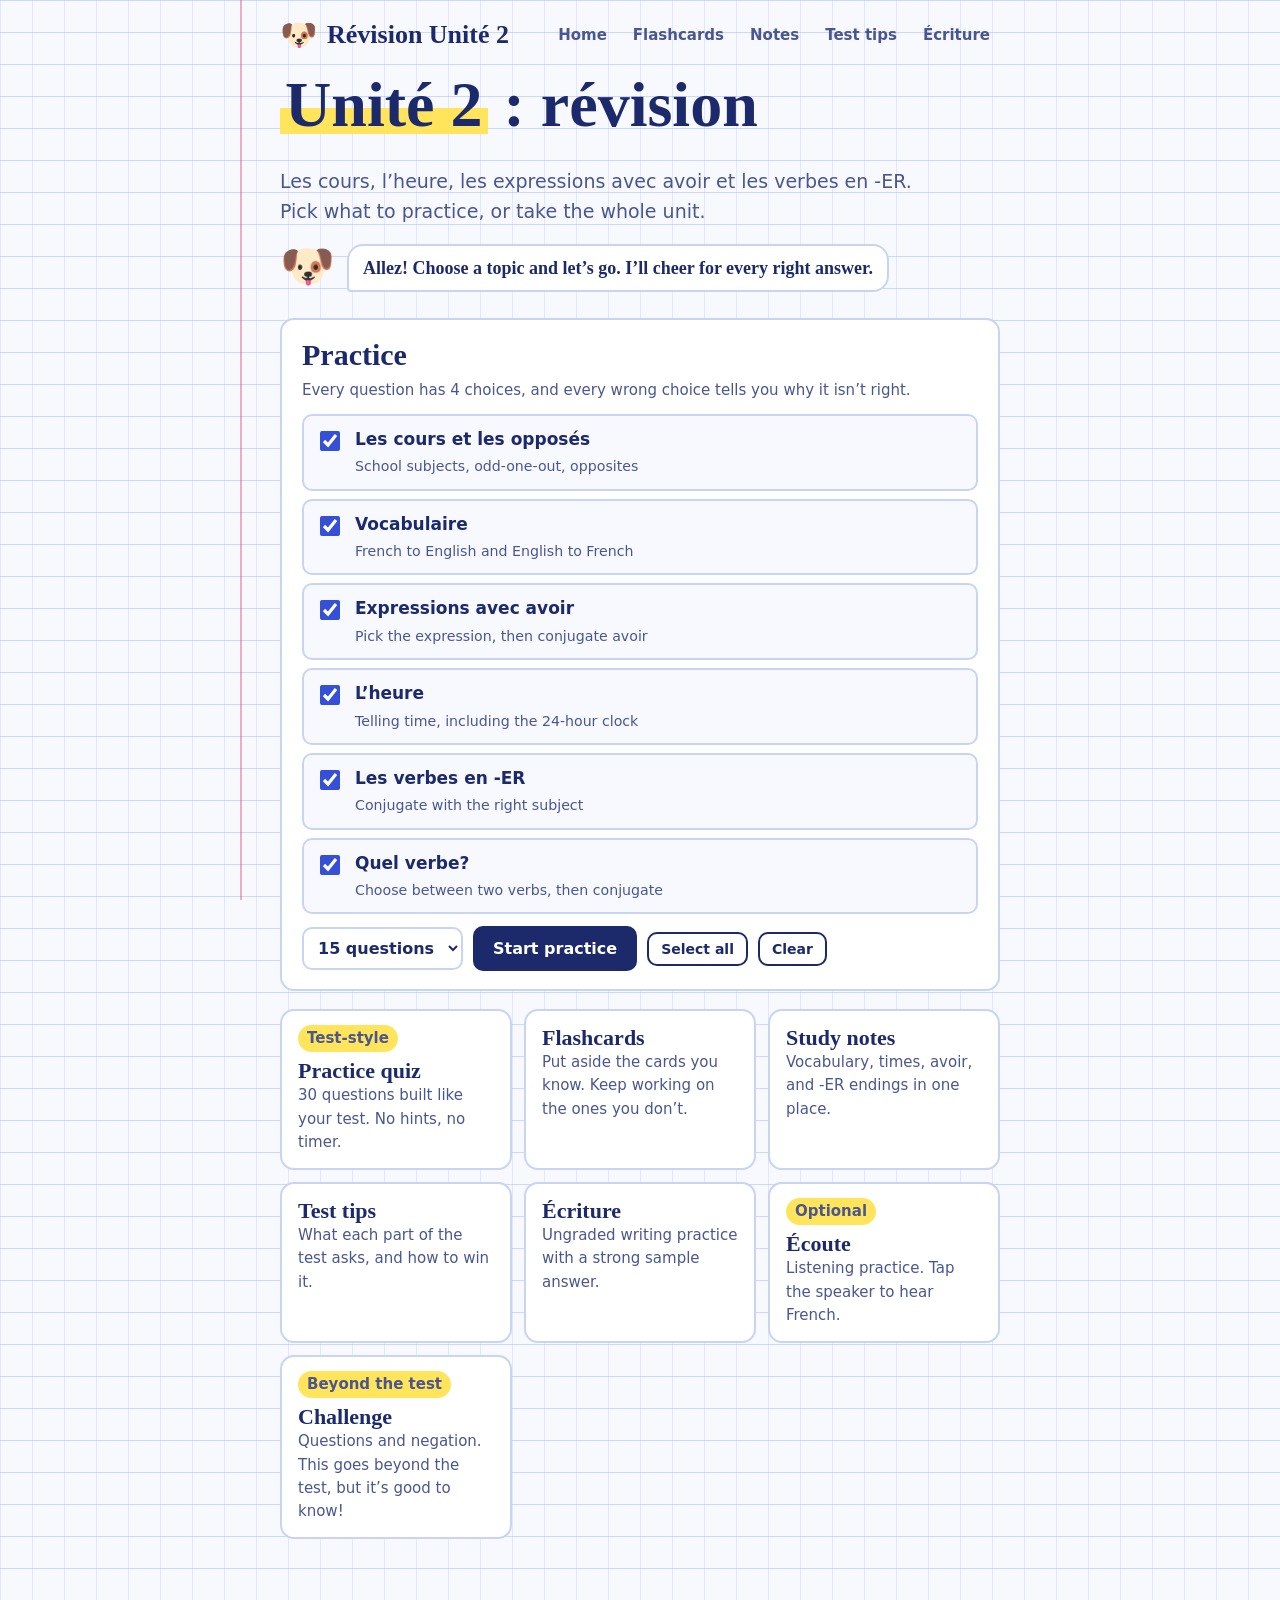
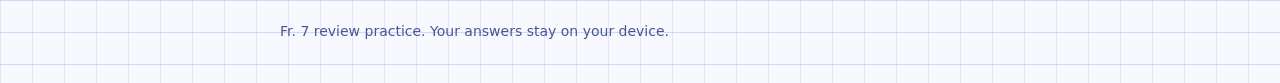
<file: index.html>
<!doctype html>
<html lang="en">
<head>
<meta charset="utf-8">
<meta name="viewport" content="width=device-width, initial-scale=1">
<title>Unité 2 : révision de français</title>
<meta name="description" content="Practice quiz for French Unité 2: school subjects, telling time, avoir expressions, and -ER verbs.">
<meta name="color-scheme" content="light dark">
<link rel="icon" href="data:image/svg+xml,%3Csvg xmlns='http://www.w3.org/2000/svg' viewBox='0 0 100 100'%3E%3Ctext y='.9em' font-size='90'%3E%F0%9F%90%B6%3C/text%3E%3C/svg%3E">
<style>
:root{
  --paper:#f7f9ff; --card:#ffffff; --ink:#1c2a6b; --ink-soft:#4a5690; --line:rgba(110,140,225,.30); --line2:rgba(110,140,225,.16);
  --margin:#e0546b; --blue:#3550d6; --hl:#ffe45c; --ok:#17794f; --ok-bg:#e3f6ec; --bad:#b8302c; --bad-bg:#fdeaea; --border:#c9d4f3;
  --hand:"Bradley Hand","Segoe Print","Chalkboard SE","Marker Felt","Comic Sans MS",cursive;
  --ui:"Avenir Next","Segoe UI",system-ui,-apple-system,Roboto,sans-serif;
}
@media (prefers-color-scheme:dark){
  :root{ --paper:#121935; --card:#1a2347; --ink:#e9edff; --ink-soft:#a9b4ea; --line:rgba(130,160,255,.20); --line2:rgba(130,160,255,.10);
    --margin:#ff7a92; --blue:#8fa5ff; --hl:#5b4f00; --ok:#6fe0a8; --ok-bg:#12382a; --bad:#ff9a96; --bad-bg:#40191a; --border:#33417a; }
}
*{box-sizing:border-box}
html{-webkit-text-size-adjust:100%}
body{margin:0;font:17px/1.55 var(--ui);color:var(--ink);background-color:var(--paper);
  background-image:linear-gradient(to bottom,var(--line) 1px,transparent 1px),linear-gradient(to right,var(--line2) 1px,transparent 1px);
  background-size:100% 32px,32px 100%;min-height:100vh}
body::before{content:"";position:fixed;top:0;bottom:0;left:max(14px,calc(50% - 400px));width:2px;background:var(--margin);opacity:.45;pointer-events:none}
a{color:var(--blue)}
.wrap{max-width:760px;margin:0 auto;padding:0 20px 64px}
header.top{max-width:760px;margin:0 auto;padding:18px 20px 6px;display:flex;align-items:center;gap:14px;flex-wrap:wrap}
.brand{font:700 26px/1 var(--hand);color:var(--ink);text-decoration:none;display:flex;align-items:center;gap:10px}
.brand span.dog{font-size:30px}
nav.main{display:flex;gap:6px;flex-wrap:wrap;margin-left:auto}
nav.main button{font:600 15px var(--ui);background:transparent;border:0;color:var(--ink-soft);padding:8px 10px;border-radius:8px;cursor:pointer}
nav.main button:hover{background:var(--card);color:var(--ink)}
:focus-visible{outline:3px solid var(--blue);outline-offset:2px}
h1,h2,h3{font-family:var(--hand);line-height:1.15;margin:0 0 .4em}
h1{font-size:clamp(40px,8vw,64px);margin-top:10px}
h1 .hlt{background:linear-gradient(transparent 55%,var(--hl) 55%,var(--hl) 92%,transparent 92%);padding:0 .08em}
h2{font-size:30px}h3{font-size:22px}
p{margin:0 0 .8em}
.lede{font-size:19px;color:var(--ink-soft);max-width:34em}
.bubble{display:flex;gap:12px;align-items:flex-start;margin:18px 0 26px}
.bubble .dog{font-size:44px;line-height:1}
.bubble .say{background:var(--card);border:2px solid var(--border);border-radius:16px 16px 16px 4px;padding:10px 14px;font:600 18px/1.35 var(--hand)}
.card{background:var(--card);border:2px solid var(--border);border-radius:14px;padding:18px 20px;margin:0 0 18px}
.card h2{margin-bottom:.2em}
.muted{color:var(--ink-soft);font-size:15px}
.topics{display:grid;gap:8px;margin:12px 0}
.topic{display:flex;gap:12px;align-items:flex-start;padding:10px 12px;border:2px solid var(--border);border-radius:10px;cursor:pointer;background:var(--paper)}
.topic:hover{border-color:var(--blue)}
.topic input{margin-top:5px;width:20px;height:20px;accent-color:var(--blue)}
.topic b{display:block;font-size:17px}
.topic small{color:var(--ink-soft)}
.topic .last{margin-left:auto;font-size:13px;color:var(--ink-soft);white-space:nowrap}
.row{display:flex;gap:10px;flex-wrap:wrap;align-items:center}
.btn{font:700 16px var(--ui);padding:11px 18px;border-radius:10px;border:2px solid var(--ink);background:var(--ink);color:var(--card);cursor:pointer}
.btn:hover{filter:brightness(1.12)}
.btn.ghost{background:transparent;color:var(--ink)}
.btn.small{padding:7px 12px;font-size:14px}
.btn[disabled]{opacity:.45;cursor:not-allowed}
select{font:600 16px var(--ui);padding:9px 10px;border-radius:10px;border:2px solid var(--border);background:var(--card);color:var(--ink)}
.tiles{display:grid;grid-template-columns:repeat(auto-fit,minmax(210px,1fr));gap:12px;margin-bottom:18px}
.tile{display:flex;flex-direction:column;align-items:flex-start;justify-content:flex-start;text-align:left;background:var(--card);border:2px solid var(--border);border-radius:14px;padding:14px 16px;cursor:pointer;color:var(--ink);font:inherit}
.tile:hover{border-color:var(--blue)}
.tile b{font:700 22px var(--hand);display:block}
.tile span{color:var(--ink-soft);font-size:15px}
.tag{display:inline-block;font-size:13px;font-weight:700;padding:2px 9px;border-radius:99px;background:var(--hl);color:#2b2500;margin-bottom:6px}
@media (prefers-color-scheme:dark){.tag{color:#fff0a8}}
/* quiz */
.qhead{display:flex;justify-content:space-between;gap:10px;font-weight:600;color:var(--ink-soft);font-size:15px;margin:8px 0 6px}
.bar{height:10px;background:var(--line2);border-radius:99px;overflow:hidden;border:1px solid var(--border)}
.bar i{display:block;height:100%;background:var(--blue)}
.qcard{margin-top:16px}
.prompt{font-size:21px;line-height:1.45;margin:4px 0 16px}
.blank{display:inline-block;min-width:3.2em;border-bottom:3px solid var(--ink);margin:0 .15em;transform:translateY(-.1em)}
.choices{display:grid;gap:10px}
.choice{display:flex;gap:12px;align-items:center;text-align:left;width:100%;background:var(--paper);border:2px solid var(--border);border-radius:12px;padding:12px 14px;color:var(--ink);font:600 18px/1.35 var(--ui);cursor:pointer}
.choice:hover:not([disabled]){border-color:var(--blue)}
.choice .k{flex:none;width:30px;height:30px;border-radius:50%;border:2px solid currentColor;display:grid;place-items:center;font:700 15px var(--ui)}
.choice.ok{background:var(--ok-bg);border-color:var(--ok);color:var(--ok)}
.choice.no{background:var(--bad-bg);border-color:var(--bad);color:var(--bad)}
.choice[disabled]{cursor:default}
.choice .mark{margin-left:auto;font-size:14px;font-weight:700;white-space:nowrap}
.fb{margin-top:16px;padding:12px 14px;border-radius:12px;border:2px solid var(--border);background:var(--paper)}
.fb.ok{border-color:var(--ok)}.fb.no{border-color:var(--bad)}
.fb .quip{font:700 20px var(--hand);margin-bottom:4px}
.fb details{margin-top:8px}
.fb summary{cursor:pointer;font-weight:700;color:var(--blue)}
.fb ul{margin:8px 0 0;padding-left:20px}
.hint{margin-top:12px;padding:10px 12px;background:var(--hl);color:#2b2500;border-radius:10px;font-weight:600}
@media (prefers-color-scheme:dark){.hint{color:#fff0a8}}
.listenbox{display:flex;gap:10px;flex-wrap:wrap;align-items:center;margin:4px 0 14px}
.shown{font:700 20px var(--hand);margin:0 0 12px}
.actions{display:flex;gap:10px;flex-wrap:wrap;margin-top:16px;align-items:center}
.actions .grow{margin-left:auto}
/* results + notes */
.score{font:700 72px/1 var(--hand);margin:0}
table{border-collapse:collapse;width:100%;margin:8px 0 14px;font-size:16px}
th,td{border-bottom:1px solid var(--border);padding:7px 8px;text-align:left;vertical-align:top}
th{font-weight:700;color:var(--ink-soft);font-size:14px}
.tblwrap{overflow-x:auto}
.pct{display:inline-block;min-width:3.2em;font-weight:700}
.mini{height:8px;background:var(--line2);border-radius:99px;overflow:hidden;min-width:90px}
.mini i{display:block;height:100%;background:var(--ok)}
.mini.weak i{background:var(--bad)}
.tabs{display:flex;gap:6px;flex-wrap:wrap;margin:10px 0 14px}
.tabs button{font:700 15px var(--ui);border:2px solid var(--border);background:var(--card);color:var(--ink);padding:7px 12px;border-radius:99px;cursor:pointer}
.tabs button[aria-selected="true"]{background:var(--ink);color:var(--card);border-color:var(--ink)}
details.sec{border:2px solid var(--border);border-radius:12px;padding:8px 14px;margin:0 0 10px;background:var(--card)}
details.sec summary{cursor:pointer;font-weight:700}
ul.tips{padding-left:20px}ul.tips li{margin:0 0 8px}
textarea{width:100%;min-height:150px;font:17px/1.5 var(--ui);padding:10px;border:2px solid var(--border);border-radius:10px;background:var(--paper);color:var(--ink)}
ol.sample li{margin:0 0 4px}
.chk label{display:flex;gap:10px;align-items:flex-start;margin:6px 0}
.chk input{margin-top:5px;width:18px;height:18px;accent-color:var(--blue)}
footer{max-width:760px;margin:0 auto;padding:0 20px 40px;color:var(--ink-soft);font-size:14px}
@media (max-width:560px){body::before{display:none}.prompt{font-size:19px}.score{font-size:56px}nav.main{margin-left:0}}
@media (prefers-reduced-motion:reduce){*{transition:none!important;animation:none!important}}

/* practice quiz + flashcards */
.choice.sel{border-color:var(--blue);background:var(--card);box-shadow:inset 0 0 0 2px var(--blue)}
.sechead{font:700 22px var(--hand);margin:0}
.warn{background:var(--hl);color:#2b2500;border-radius:10px;padding:10px 12px;font-weight:600;margin:0 0 14px}
@media (prefers-color-scheme:dark){.warn{color:#fff0a8}}
.tracker{display:flex;flex-wrap:wrap;gap:6px;margin-top:16px}
.tracker button{width:36px;height:36px;border-radius:8px;border:2px solid var(--border);background:var(--paper);color:var(--ink);font:700 13px var(--ui);cursor:pointer}
.tracker button.done{background:var(--blue);color:var(--card);border-color:var(--blue)}
.tracker button[aria-current="true"]{outline:3px solid var(--ink);outline-offset:1px}
.radios{display:grid;gap:8px;margin:10px 0 14px}
.radios label{display:flex;gap:10px;align-items:flex-start;padding:10px 12px;border:2px solid var(--border);border-radius:10px;cursor:pointer;background:var(--paper)}
.radios input{margin-top:5px;width:18px;height:18px;accent-color:var(--blue)}
.seg{display:inline-flex;border:2px solid var(--border);border-radius:10px;overflow:hidden}
.seg button{font:700 15px var(--ui);padding:8px 14px;border:0;background:var(--card);color:var(--ink);cursor:pointer}
.seg button[aria-pressed="true"]{background:var(--ink);color:var(--card)}
.deck{display:grid;gap:8px;padding:12px 0;border-top:1px solid var(--border)}
.deck:first-of-type{border-top:0}
.deck b{font-size:18px}
.fcard{display:flex;flex-direction:column;align-items:center;justify-content:center;text-align:center;width:100%;min-height:240px;padding:24px;background-color:var(--card);
  background-image:repeating-linear-gradient(transparent 0 31px,var(--line2) 31px 32px);border:2px solid var(--border);border-top:6px solid var(--margin);border-radius:14px;
  font:700 34px/1.25 var(--hand);color:var(--ink);cursor:pointer}
.fcard.back{border-top-color:var(--blue)}
.fcard small{display:block;font:600 16px var(--ui);color:var(--ink-soft);margin-top:10px}
.fcard .side{font:600 14px var(--ui);color:var(--ink-soft);margin-bottom:10px}
.pile{display:flex;gap:14px;flex-wrap:wrap;font-weight:600;color:var(--ink-soft);font-size:15px;margin:6px 0 10px}
.btn.know{border-color:var(--ok);background:var(--ok-bg);color:var(--ok)}
.btn.learn{border-color:var(--bad);background:var(--bad-bg);color:var(--bad)}
.btn.big{padding:14px 22px;font-size:17px;flex:1;min-width:150px}
.actions + .muted{margin-top:12px}

</style>
</head>
<body>
<header class="top">
  <button class="brand" data-go="home" style="background:none;border:0;cursor:pointer;padding:0"><span class="dog" aria-hidden="true">🐶</span><span>Révision Unité 2</span></button>
  <nav class="main" aria-label="Main">
    <button data-go="home">Home</button>
    <button data-go="flash">Flashcards</button>
    <button data-go="notes">Notes</button>
    <button data-go="tips">Test tips</button>
    <button data-go="writing">Écriture</button>
  </nav>
</header>
<main class="wrap" id="app" aria-live="polite"></main>
<footer>Fr. 7 review practice. Your answers stay on your device.</footer>
<noscript><p style="padding:20px">This practice site needs JavaScript. Please turn it on and reload.</p></noscript>
<script>
/* Unité 2 question bank + generators. No DOM here, so it can be tested in Node. */
(function (root) {
'use strict';

/* ---------- helpers ---------- */
const rnd = n => Math.floor(Math.random() * n);
const pick = a => a[rnd(a.length)];
function shuffle(a) { const b = a.slice(); for (let i = b.length - 1; i > 0; i--) { const j = rnd(i + 1); [b[i], b[j]] = [b[j], b[i]]; } return b; }
function slug(s) { return s.normalize('NFD').replace(/[\u0300-\u036f]/g, '').toLowerCase().replace(/[^a-z0-9]+/g, '-').replace(/^-|-$/g, ''); }
const clean = s => s.replace(/\s*\((f|m)\.\)/g, '');
const speakable = s => s.replace(/\([^)]*\)/g, '').replace(/[…]/g, '').replace(/\s+/g, ' ').trim();
const pad = n => (n < 10 ? '0' : '') + n;

const TOPICS = [
  { id: 'cours',  name: 'Les cours et les opposés', blurb: 'School subjects, odd-one-out, opposites', main: true },
  { id: 'vocab',  name: 'Vocabulaire',              blurb: 'French to English and English to French', main: true },
  { id: 'avoir',  name: 'Expressions avec avoir',   blurb: 'Pick the expression, then conjugate avoir', main: true },
  { id: 'heure',  name: 'L’heure',                  blurb: 'Telling time, including the 24-hour clock', main: true },
  { id: 'er',     name: 'Les verbes en -ER',        blurb: 'Conjugate with the right subject', main: true },
  { id: 'choix',  name: 'Quel verbe?',              blurb: 'Choose between two verbs, then conjugate', main: true },
  { id: 'listen', name: 'Écoute (optional)',        blurb: 'Listening practice with a read-aloud button', main: false },
  { id: 'challenge', name: 'Challenge: questions et négation', blurb: 'This goes beyond the test, but it’s good to know!', main: false }
];

function Q(o) { return Object.assign({ fixed: true, hint: '' }, o); }
function mkChoices(correct, correctWhy, wrongs) {
  return [{ t: correct, ok: true, why: correctWhy }].concat(wrongs.map(w => ({ t: w.t, ok: false, why: w.why })));
}

/* ---------- VOCABULARY ---------- */
// [French, English, category, options]  g = meaning group (never used as a distractor for each other), ef:false = skip English->French
const V = [
  ['la chimie', 'chemistry', 'cours'], ['l’informatique (f.)', 'computer science', 'cours'],
  ['les langues (étrangères) (f.)', '(foreign) languages', 'cours'], ['la physique', 'physics', 'cours'],
  ['la biologie', 'biology', 'cours'], ['la géographie', 'geography', 'cours'], ['l’histoire (f.)', 'history', 'cours'],
  ['les mathématiques (f.)', 'math', 'cours'], ['l’art (m.)', 'art', 'cours'], ['l’éducation physique (f.)', 'physical education', 'cours'],
  ['la cantine', 'cafeteria', 'cours'], ['un cours', 'class, course', 'cours'], ['un devoir; les devoirs', 'homework', 'cours'],
  ['l’école (f.)', 'school', 'cours'], ['une note', 'grade', 'cours'],
  ['difficile', 'difficult', 'adj'], ['facile', 'easy', 'adj'], ['inutile', 'useless', 'adj'], ['utile', 'useful', 'adj'],
  ['J’aime bien…', 'I like…', 'opinion', { g: 'like' }], ['Je n’aime pas tellement…', 'I don’t like… very much', 'opinion', { g: 'like' }],
  ['aimer', 'to like; to love', 'verbe', { g: 'like' }], ['aimer mieux', 'to prefer', 'verbe'], ['chercher', 'to look for', 'verbe', { g: 'look' }],
  ['commencer', 'to begin, to start', 'verbe'], ['dessiner', 'to draw; to design', 'verbe'], ['donner', 'to give', 'verbe'],
  ['étudier', 'to study', 'verbe', { g: 'study' }], ['habiter (à)', 'to live (in)', 'verbe'], ['manger', 'to eat', 'verbe'], ['oublier', 'to forget', 'verbe'],
  ['parler (au téléphone)', 'to speak (on the phone)', 'verbe'], ['partager', 'to share', 'verbe'],
  ['penser (que/qu’)', 'to think (that)', 'verbe', { g: 'ft' }], ['regarder', 'to look (at), to watch', 'verbe', { g: 'look' }],
  ['rencontrer', 'to meet', 'verbe', { g: 'ft' }], ['retrouver', 'to meet up with; to find (again)', 'verbe', { g: 'ft' }],
  ['travailler', 'to work', 'verbe'], ['voyager', 'to travel', 'verbe'],
  ['assister à', 'to attend', 'verbe'], ['demander', 'to ask', 'verbe'], ['échouer', 'to fail', 'verbe'], ['écouter', 'to listen (to)', 'verbe'],
  ['enseigner', 'to teach', 'verbe'], ['expliquer', 'to explain', 'verbe'], ['passer un examen', 'to take an exam', 'verbe'],
  ['préparer', 'to prepare (for)', 'verbe'], ['rentrer (à la maison)', 'to return (home)', 'verbe'],
  ['trouver', 'to find; to think', 'verbe', { g: 'ft' }], ['visiter', 'to visit (a place)', 'verbe'],
  ['apprendre', 'to learn', 'verbe', { g: 'study' }], ['réussir', 'to succeed', 'verbe'],
  ['bien sûr', 'of course', 'opinion', { g: 'ofcourse' }], ['d’accord', 'OK, all right', 'opinion'], ['Est-ce que/qu’…?', 'question phrase', 'opinion', { ef: false }],
  ['(mais) non', 'no (but of course not)', 'opinion', { g: 'ofcourse' }], ['moi/toi non plus', 'me/you neither', 'opinion'], ['ne… pas', 'no, not', 'opinion', { g: 'no' }],
  ['n’est-ce pas?', 'isn’t that right?', 'opinion'], ['oui/si', 'yes', 'opinion', { ef: false }], ['parce que', 'because', 'opinion'],
  ['pas du tout', 'not at all', 'opinion', { g: 'no' }], ['peut-être', 'maybe, perhaps', 'opinion'], ['Pourquoi?', 'Why?', 'opinion'],
  ['un an', 'a year', 'temps', { g: 'year', ef: false }], ['une/cette année', 'one/this year', 'temps', { g: 'year', ef: false }],
  ['après', 'after', 'temps'], ['un/cet après-midi', 'an/this afternoon', 'temps', { g: 'afternoon', ef: false }],
  ['un jour', 'a day', 'temps', { g: 'day', ef: false }], ['une journée', 'a day', 'temps', { g: 'day', ef: false }],
  ['un/ce matin', 'a/this morning', 'temps', { g: 'morning', ef: false }], ['la matinée', 'morning', 'temps', { g: 'morning', ef: false }],
  ['un mois/ce mois-ci', 'a month/this month', 'temps'], ['une/cette nuit', 'a/this night', 'temps'], ['une/cette semaine', 'a/this week', 'temps'],
  ['un/ce soir', 'an/this evening', 'temps', { g: 'evening', ef: false }], ['une soirée', 'an evening', 'temps', { g: 'evening', ef: false }],
  ['dernier/dernière', 'last', 'temps'], ['premier/première', 'first', 'temps'], ['prochain(e)', 'next', 'temps'], ['tous les jours', 'every day', 'temps'],
  ['Quelle heure est-il?', 'What time is it?', 'heure'], ['et quart', 'fifteen minutes past the hour', 'heure'],
  ['et demie', 'thirty minutes past the hour', 'heure'], ['moins dix', 'ten minutes before the hour', 'heure'],
  ['moins le quart', 'fifteen minutes before the hour', 'heure'], ['À quelle heure?', '(At) what time/when?', 'heure'],
  ['de l’après-midi', 'in the afternoon', 'heure', { g: 'afternoon', ef: false }], ['du matin', 'in the morning', 'heure', { g: 'morning', ef: false }],
  ['du soir', 'in the evening', 'heure', { g: 'evening', ef: false }], ['en avance', 'early', 'heure', { g: 'early', ef: false }],
  ['en retard', 'late', 'heure', { g: 'late', ef: false }], ['midi', 'noon', 'heure'], ['minuit', 'midnight', 'heure'],
  ['pile', 'sharp, on the dot', 'heure'], ['presque', 'almost', 'heure'], ['tard', 'late', 'heure', { g: 'late', ef: false }],
  ['tôt', 'early', 'heure', { g: 'early', ef: false }], ['vers', 'about', 'heure'],
  ['avoir', 'to have', 'avoir'], ['avoir… ans', 'to be… years old', 'avoir'], ['avoir besoin (de)', 'to need', 'avoir'],
  ['avoir chaud', 'to be hot', 'avoir'], ['avoir froid', 'to be cold', 'avoir'], ['avoir soif', 'to be thirsty', 'avoir'],
  ['avoir sommeil', 'to be sleepy', 'avoir'], ['avoir faim', 'to be hungry', 'avoir'], ['avoir de la chance', 'to be lucky', 'avoir'],
  ['avoir envie (de)', 'to feel like', 'avoir'], ['avoir honte (de)', 'to be ashamed of', 'avoir'], ['avoir peur (de)', 'to be afraid of', 'avoir'],
  ['avoir l’air', 'to seem', 'avoir'], ['avoir raison', 'to be right', 'avoir'], ['avoir tort', 'to be wrong', 'avoir'],
  ['avoir de bonnes/mauvaises notes', 'to have good/bad grades', 'avoir']
].map(r => ({ fr: r[0], en: r[1], cat: r[2], g: (r[3] && r[3].g) || r[1], ef: !(r[3] && r[3].ef === false), id: slug(r[0]) }));

const CAT_NAME = { cours: 'school subjects', adj: 'adjectives', opinion: 'questions and opinions', verbe: 'verbs', temps: 'time expressions', heure: 'telling time', avoir: 'avoir expressions' };

function vocabQuestions() {
  const out = [], ids = new Set();
  V.forEach(p => { if (ids.has(p.id)) throw new Error('dup vocab id ' + p.id); ids.add(p.id); });
  function pool(p) {
    let a = V.filter(x => x !== p && x.cat === p.cat && x.g !== p.g);
    if (a.length < 8) a = a.concat(V.filter(x => x !== p && x.cat !== p.cat && x.g !== p.g));
    return shuffle(a);
  }
  V.forEach(p => {
    { // French -> English
      const seen = new Set([p.en]), ds = [];
      pool(p).forEach(d => { if (ds.length < 3 && !seen.has(d.en)) { seen.add(d.en); ds.push(d); } });
      out.push(Q({
        id: 'v-' + p.id + '-fe', topic: 'vocab', skill: 'vocab-fe',
        prompt: 'What does “' + clean(p.fr) + '” mean?', speak: speakable(clean(p.fr)),
        hint: 'This word is from the “' + CAT_NAME[p.cat] + '” vocabulary.',
        choices: mkChoices(p.en, '“' + clean(p.fr) + '” means “' + p.en + '.”',
          ds.map(d => ({ t: d.en, why: '“' + d.en + '” is what “' + clean(d.fr) + '” means. “' + clean(p.fr) + '” means “' + p.en + '.”' })))
      }));
    }
    if (p.ef) { // English -> French
      const seen = new Set([clean(p.fr)]), ds = [];
      pool(p).forEach(d => { if (ds.length < 3 && !seen.has(clean(d.fr))) { seen.add(clean(d.fr)); ds.push(d); } });
      out.push(Q({
        id: 'v-' + p.id + '-ef', topic: 'vocab', skill: 'vocab-ef',
        prompt: 'How do you say “' + p.en + '” in French?',
        hint: 'It starts with “' + clean(p.fr).slice(0, 2) + '…”.',
        choices: mkChoices(clean(p.fr), '“' + clean(p.fr) + '” means “' + p.en + '.”',
          ds.map(d => ({ t: clean(d.fr), why: '“' + clean(d.fr) + '” means “' + d.en + '.” For “' + p.en + '” you want “' + clean(p.fr) + '.”' })))
      }));
    }
  });
  return out;
}

/* ---------- LES COURS ---------- */
const GLOSS = { 'adorer': 'to love', 'détester': 'to hate', 'utile': 'useful', 'inutile': 'useless', 'facile': 'easy', 'difficile': 'difficult',
  'la journée': 'the day', 'la nuit': 'the night', 'enseigner': 'to teach', 'apprendre': 'to learn', 'échouer': 'to fail', 'réussir': 'to succeed',
  'en avance': 'early', 'en retard': 'late' };
const OPP = [['adorer', 'détester'], ['utile', 'inutile'], ['facile', 'difficile'], ['la journée', 'la nuit'], ['enseigner', 'apprendre'], ['échouer', 'réussir'], ['en avance', 'en retard']];
function oppOf(w) { for (const p of OPP) { if (p[0] === w) return p[1]; if (p[1] === w) return p[0]; } return null; }

function oppositeQuestions() {
  const out = [];
  OPP.forEach(pair => {
    [[pair[0], pair[1]], [pair[1], pair[0]]].forEach(([a, b]) => {
      const others = shuffle(OPP.filter(p => p !== pair).reduce((acc, p) => acc.concat(p), [])).slice(0, 3);
      out.push(Q({
        id: 'opp-' + slug(a), topic: 'cours', skill: 'opposites',
        prompt: 'What is the opposite of “' + a + '” (' + GLOSS[a] + ')?',
        hint: 'Your teacher’s “Les opposés” list has this pair.',
        choices: mkChoices(b, '“' + a + '” and “' + b + '” are opposites: ' + GLOSS[a] + ' / ' + GLOSS[b] + '.',
          others.map(o => ({ t: o, why: '“' + o + '” (' + GLOSS[o] + ') is the opposite of “' + oppOf(o) + ',” not of “' + a + '.”' })))
      }));
    });
  });
  return out;
}

const SUBJ = {
  'la chimie': 'atoms and chemical reactions', 'la physique': 'forces, energy, and motion', 'l’informatique': 'computers and coding',
  'la biologie': 'living things like cells and the human body', 'la géographie': 'countries, maps, and landforms', 'l’histoire': 'the past and big historical events',
  'les mathématiques': 'numbers and equations', 'l’art': 'painting, drawing, and museums', 'l’éducation physique': 'sports and exercise',
  'le français': 'French grammar and culture', 'l’anglais': 'English grammar and literature', 'l’espagnol': 'the Spanish language'
};
function subjectQuestions() {
  const items = [
    ['les volcans et les montagnes', 'la géographie'], ['les atomes et les molécules', 'la chimie'], ['la force et l’énergie', 'la physique'],
    ['un clavier et une souris', 'l’informatique'], ['une raquette et un ballon de basket', 'l’éducation physique'],
    ['les verbes et la grammaire françaises', 'le français'], ['les chiffres et les équations', 'les mathématiques'],
    ['Napoléon et la Révolution française', 'l’histoire'], ['les cellules et le corps humain', 'la biologie'], ['la peinture et les musées', 'l’art']
  ];
  const keys = Object.keys(SUBJ);
  return items.map((it, i) => {
    const ds = shuffle(keys.filter(k => k !== it[1])).slice(0, 3);
    return Q({
      id: 'subj-' + (i + 1), topic: 'cours', skill: 'subject-match',
      prompt: 'En quel cours? In what class would you study “' + it[0] + '”?',
      hint: 'Think about what the subject covers.',
      choices: mkChoices(it[1], '“' + it[1] + '” is the class for ' + SUBJ[it[1]] + '.',
        ds.map(d => ({ t: d, why: '“' + d + '” is the class for ' + SUBJ[d] + ', so it doesn’t match “' + it[0] + '.”' })))
    });
  });
}
function oddOneOutQuestions() {
  const items = [
    [['la chimie', 'la physique', 'la biologie'], 'un gymnase', 'a science class', '“un gymnase” is a place (a gym), not a school subject.'],
    [['le français', 'l’espagnol', 'l’anglais'], 'la chimie', 'a language class', '“la chimie” (chemistry) is a science, not a language.'],
    [['un gymnase', 'la cantine', 'l’école'], 'un devoir', 'a place at school', '“un devoir” (homework) is something you do, not a place.'],
    [['une note', 'un examen', 'un devoir'], 'la cantine', 'schoolwork', '“la cantine” is a place to eat, not a piece of schoolwork.'],
    [['facile', 'difficile', 'inutile'], 'l’école', 'an adjective', '“l’école” is a noun (school), while the others describe things.'],
    [['commencer', 'travailler', 'étudier'], 'difficile', 'a verb', '“difficile” is an adjective, while the others are verbs.']
  ];
  return items.map((it, i) => {
    const pos = shuffle(it[0].concat([it[1]]));
    return Q({
      id: 'odd-' + (i + 1), topic: 'cours', skill: 'odd-one-out',
      prompt: 'Chassez l’intrus. Which word does NOT belong? ' + pos.join(' / '),
      hint: 'Find what three of the words have in common.',
      choices: mkChoices(it[1], it[3], it[0].map(w => ({ t: w, why: '“' + w + '” is ' + it[2] + ', so it belongs to the group.' })))
    });
  });
}

/* ---------- AVOIR ---------- */
const EXPR = {
  chaud: { fr: 'chaud', en: 'hot' }, froid: { fr: 'froid', en: 'cold' }, soif: { fr: 'soif', en: 'thirsty' }, sommeil: { fr: 'sommeil', en: 'sleepy' },
  faim: { fr: 'faim', en: 'hungry' }, chance: { fr: 'de la chance', en: 'lucky' }, envie: { fr: 'envie', en: 'to feel like' }, peur: { fr: 'peur', en: 'afraid' },
  besoin: { fr: 'besoin', en: 'to need' }, honte: { fr: 'honte', en: 'ashamed' }, air: { fr: 'l’air', en: 'to seem' }, raison: { fr: 'raison', en: 'right' },
  tort: { fr: 'tort', en: 'wrong' }, notes: { fr: 'de bonnes notes', en: 'to have good grades' }, mnotes: { fr: 'de mauvaises notes', en: 'to have bad grades' }
};
const exprMeaning = k => EXPR[k].en.startsWith('to ') ? EXPR[k].en : 'to be ' + EXPR[k].en;
const AV = { 0: 'ai', 1: 'as', 2: 'a', 3: 'avons', 4: 'avez', 5: 'ont' };
const ETRE = { 0: 'suis', 1: 'es', 2: 'est', 3: 'sommes', 4: 'êtes', 5: 'sont' };
const PRON = { 0: 'je', 1: 'tu', 2: 'il/elle', 3: 'nous', 4: 'vous', 5: 'ils/elles' };
const PRONOUNS = ['Je', 'Tu', 'Il', 'Elle', 'Nous', 'Vous', 'Ils', 'Elles'];
const subjLabel = s => PRONOUNS.includes(s) ? s.toLowerCase() : s;

function avoirFixed() {
  const items = [
    ['Murphy voit un très gros aspirateur. Il ___ de lui.', 2, 'peur', ['besoin', 'envie', 'honte'], 'Being scared of something is “avoir peur de.”'],
    ['C’est l’été et il fait 38 degrés. Nous ___.', 3, 'chaud', ['froid', 'faim', 'sommeil'], 'Feeling hot is “avoir chaud.”'],
    ['Après une longue journée, ils veulent dormir. Ils ___.', 5, 'sommeil', ['froid', 'tort', 'chance'], 'Wanting to sleep means “avoir sommeil.”'],
    ['Tu n’as rien mangé depuis hier. Tu ___.', 1, 'faim', ['soif', 'peur', 'tort'], 'Not having eaten means “avoir faim.”'],
    ['Il trouve vingt dollars dans la rue! Il ___.', 2, 'chance', ['raison', 'honte', 'tort'], 'Good luck is “avoir de la chance.”'],
    ['Je ne peux pas faire mon devoir sans toi. J’___ de ton aide.', 0, 'besoin', ['envie', 'peur', 'honte'], 'Needing something is “avoir besoin de.”'],
    ['Il neige et tu n’as pas de manteau. Tu ___.', 1, 'froid', ['chaud', 'chance', 'sommeil'], 'Feeling cold is “avoir froid.”'],
    ['Elle dit que 3 + 4 = 7. Elle ___.', 2, 'raison', ['tort', 'honte', 'air'], 'Saying something correct means “avoir raison.”'],
    ['Il dit que Paris est la capitale de l’Espagne. Il ___.', 2, 'tort', ['raison', 'chance', 'soif'], 'Saying something incorrect means “avoir tort.”'],
    ['Elle a laissé tomber son plat devant tout le monde. Elle ___.', 2, 'honte', ['chaud', 'soif', 'raison'], 'Being embarrassed is “avoir honte.”'],
    ['Elle regarde le menu et rêve d’une pizza. Elle ___ d’une pizza.', 2, 'envie', ['peur', 'honte', 'raison'], 'Feeling like having something is “avoir envie de.”'],
    ['(Murphy looks happy.) Murphy ___ content.', 2, 'air', ['raison', 'soif', 'chance'], 'Seeming a certain way is “avoir l’air.”'],
    ['Après le match de foot, les joueurs boivent beaucoup d’eau. Ils ___.', 5, 'soif', ['faim', 'froid', 'sommeil'], 'Needing a drink is “avoir soif.”'],
    ['Tu regardes un film d’horreur et tu fermes les yeux. Tu ___.', 1, 'peur', ['chaud', 'soif', 'raison'], 'Being scared is “avoir peur.”'],
    ['Vous mettez un gros pull et un manteau. Vous ___.', 4, 'froid', ['chaud', 'faim', 'tort'], 'Feeling cold is “avoir froid.”'],
    ['Le professeur donne un A à tous les élèves. Ils ___.', 5, 'notes', ['mnotes', 'raison', 'tort'], 'Getting good grades is “avoir de bonnes notes.”']
  ];
  const out = items.map((it, i) => {
    const form = k => AV[it[1]] + ' ' + EXPR[k].fr;
    return Q({
      id: 'avoir-' + (i + 1), topic: 'avoir', skill: 'avoir-expr', prompt: it[0],
      hint: 'In English these use “to be.” In French they use avoir.',
      choices: mkChoices(form(it[2]), it[4] + ' (avoir ' + EXPR[it[2]].fr + ' = ' + exprMeaning(it[2]) + ')',
        it[3].map(k => ({ t: form(k), why: '“avoir ' + EXPR[k].fr + '” means “' + exprMeaning(k) + '.” That doesn’t fit this situation.' })))
    });
  });
  out.push(Q({ id: 'avoir-age', topic: 'avoir', skill: 'avoir-concept', prompt: 'How do you say “I am thirteen years old” in French?', hint: 'French uses avoir for age.',
    choices: mkChoices('J’ai treize ans.', 'French uses avoir for age: “j’ai … ans.”', [
      { t: 'Je suis treize ans.', why: '“Je suis” is être. Age uses avoir, not être.' },
      { t: 'J’ai treize.', why: 'You need the word “ans” (years) after the number.' },
      { t: 'Je suis treize années.', why: 'Wrong verb and wrong word: use “J’ai … ans.”' }]) }));
  out.push(Q({ id: 'avoir-hungry', topic: 'avoir', skill: 'avoir-concept', prompt: 'How do you say “I am hungry” in French?', hint: 'Think avoir, not “to be.”',
    choices: mkChoices('J’ai faim.', '“Avoir faim” is the expression for being hungry.', [
      { t: 'Je suis faim.', why: '“Je suis” is être. This expression uses avoir.' },
      { t: 'Je fais faim.', why: '“Faire” isn’t used here. It’s “avoir faim.”' },
      { t: 'Je veux faim.', why: '“Je veux” means “I want,” so this would mean “I want hunger.”' }]) }));
  out.push(Q({ id: 'avoir-weather', topic: 'avoir', skill: 'avoir-concept', prompt: 'Which sentence says that a PERSON feels hot?', hint: 'People feel things with avoir. Weather uses “il fait.”',
    choices: mkChoices('Il a chaud.', '“Il a chaud” = he feels hot. (“Il fait chaud” describes the weather.)', [
      { t: 'Il fait chaud.', why: '“Il fait chaud” describes the weather: “it’s hot out.”' },
      { t: 'Il est chaud.', why: '“Il est chaud” isn’t how you say someone feels hot. Use avoir.' },
      { t: 'Il y a chaud.', why: '“Il y a” means “there is/are,” so this doesn’t work.' }]) }));
  return out;
}

const AV_SUBJ = [
  { s: 'Je', p: 0 }, { s: 'Tu', p: 1 }, { s: 'Il', p: 2 }, { s: 'Elle', p: 2 }, { s: 'Nous', p: 3 }, { s: 'Vous', p: 4 }, { s: 'Ils', p: 5 }, { s: 'Elles', p: 5 },
  { s: 'Murphy', p: 2 }, { s: 'Les élèves', p: 5 }, { s: 'Murphy et moi', p: 3 }, { s: 'Mon ami', p: 2 }, { s: 'Toi et moi', p: 3 }
];
const AV_TAILS = ['faim', 'soif', 'froid', 'chaud', 'sommeil', 'raison', 'tort', 'de la chance', 'peur', 'honte', 'trois ans', 'douze ans'];
function avoirConjTemplate() {
  const S = pick(AV_SUBJ), tail = pick(AV_TAILS);
  const prompt = S.s === 'Je' ? 'J’___ ' + tail + '.' : S.s + ' ___ ' + tail + '.';
  const correct = AV[S.p], lbl = subjLabel(S.s);
  const cand = [];
  for (let q = 0; q < 6; q++) if (AV[q] !== correct) cand.push({ t: AV[q], why: '“' + AV[q] + '” goes with ' + PRON[q] + ', not with “' + lbl + '.”' });
  const etre = { t: ETRE[S.p], why: '“' + ETRE[S.p] + '” is a form of être. These expressions use avoir, never être.' };
  const wr = shuffle(shuffle(cand).slice(0, 2).concat([etre]));
  return Q({
    id: 'tpl-avoir-conj', topic: 'avoir', skill: 'avoir-conj', fixed: false, prompt: prompt,
    hint: 'Match avoir to the subject: j’ai, tu as, il/elle a, nous avons, vous avez, ils/elles ont.',
    choices: mkChoices(correct, 'With ' + lbl + ', use “' + correct + '.”', wr)
  });
}

/* ---------- L’HEURE ---------- */
const HW = ['', 'une', 'deux', 'trois', 'quatre', 'cinq', 'six', 'sept', 'huit', 'neuf', 'dix', 'onze', 'douze'];
const hourStr = n => (n === 1 ? 'une heure' : HW[n] + ' heures');
const MINW = { 5: 'cinq', 10: 'dix', 20: 'vingt' };
const h12of = h24 => (h24 % 12 === 0 ? 12 : h24 % 12);
function periodOf(h24) { return h24 < 12 ? 'du matin' : h24 < 18 ? 'de l’après-midi' : 'du soir'; }
function enPeriod(h24) { return h24 < 12 ? 'morning' : h24 < 18 ? 'afternoon' : 'evening'; }
function coreFr(h12, m) {
  switch (m) {
    case 0: return hourStr(h12);
    case 5: case 10: case 20: return hourStr(h12) + ' ' + MINW[m];
    case 15: return hourStr(h12) + ' et quart';
    case 30: return hourStr(h12) + ' et demie';
    case 40: return hourStr(h12 + 1) + ' moins vingt';
    case 45: return hourStr(h12 + 1) + ' moins le quart';
    case 50: return hourStr(h12 + 1) + ' moins dix';
  }
  throw new Error('bad minute ' + m);
}
const fr12 = (h24, m) => 'Il est ' + coreFr(h12of(h24), m) + ' ' + periodOf(h24) + '.';
const dig12 = (h24, m) => h12of(h24) + ':' + pad(m) + (h24 < 12 ? ' a.m.' : ' p.m.');
const dig24 = (h24, m) => pad(h24) + 'h' + pad(m);
const MINS = [0, 5, 10, 15, 20, 30, 40, 45, 50];
const validH = h => (h >= 1 && h <= 10) || (h >= 13 && h <= 22);
function okTime(h, m) { return validH(h) && !(m >= 40 && h === 17); } // keep away from the 6 p.m. boundary with “moins”
// Times that appear in the worksheets or in the teacher's notes are never generated, so a template can't repeat a source item.
const SOURCE_TIMES = new Set(['3:40', '1:20', '6:0', '9:15', '1:10', '10:45', '5:5', '10:0', '4:45', '2:15', '6:30', '10:15', '9:45', '11:30', '3:5', '9:5']);
function randTime() { for (;;) { const h24 = pick([1, 2, 3, 4, 5, 6, 7, 8, 9, 10, 13, 14, 15, 16, 17, 18, 19, 20, 21, 22]), m = pick(MINS); if (okTime(h24, m) && !SOURCE_TIMES.has(h12of(h24) + ':' + m)) return { h24, m }; } }
function minutesDescr(m) {
  return { 0: 'exactly on the hour', 5: '5 minutes past', 10: '10 minutes past', 15: 'a quarter past (et quart)', 20: '20 minutes past', 30: 'half past (et demie)', 40: '20 minutes BEFORE the next hour (moins vingt)', 45: 'a quarter BEFORE the next hour (moins le quart)', 50: '10 minutes BEFORE the next hour (moins dix)' }[m];
}

function timeD2F(opts) {
  opts = opts || {};
  const T = randTime(), h12 = h12of(T.h24);
  const correct = fr12(T.h24, T.m);
  const cands = [];
  if (T.m >= 40) { // “moins” counted from the same hour
    const ex = { 40: 'vingt', 45: 'le quart', 50: 'dix' }[T.m];
    cands.push({ t: 'Il est ' + hourStr(h12) + ' moins ' + ex + ' ' + periodOf(T.h24) + '.',
      why: 'With “moins,” you name the NEXT hour. “' + hourStr(h12) + ' moins ' + ex + '” would be ' + dig12(T.h24 - 1, T.m) + '.' });
  }
  shuffle(MINS.filter(x => x !== T.m && okTime(T.h24, x))).slice(0, 3).forEach(x =>
    cands.push({ t: fr12(T.h24, x), why: 'That says ' + dig12(T.h24, x) + (x ? ', which means ' + minutesDescr(x) + '.' : '.') }));
  const nh = T.h24 + (rnd(2) ? 1 : -1);
  if (okTime(nh, T.m) && periodOf(nh) === periodOf(T.h24) && !(T.m >= 40 && h12of(nh) > 10))
    cands.push({ t: fr12(nh, T.m), why: 'That says ' + dig12(nh, T.m) + ', so the hour is off by one.' });
  { const p = shuffle(['du matin', 'de l’après-midi', 'du soir'].filter(x => x !== periodOf(T.h24)))[0];
    const range = { 'du matin': 'midnight to noon', 'de l’après-midi': 'noon to 6 p.m.', 'du soir': '6 p.m. to midnight' };
    cands.push({ t: 'Il est ' + coreFr(h12, T.m) + ' ' + p + '.',
      why: '“' + p + '” is for ' + range[p] + '. ' + dig12(T.h24, T.m) + ' is in the ' + enPeriod(T.h24) + ' (' + range[periodOf(T.h24)] + ').' }); }
  const seen = new Set([correct]), ws = [];
  shuffle(cands).forEach(c => { if (ws.length < 3 && !seen.has(c.t)) { seen.add(c.t); ws.push(c); } });
  return Q({
    id: opts.digits24 ? 'tpl-time-24d' : 'tpl-time-d2f', topic: 'heure', skill: opts.digits24 ? 'time-24d' : 'time-d2f', fixed: false,
    prompt: opts.digits24 ? 'Which French sentence matches ' + dig24(T.h24, T.m) + '?' : 'Which is the correct way to say ' + dig12(T.h24, T.m) + ' (' + enPeriod(T.h24) + ')?',
    hint: 'Remember: “moins” counts down to the NEXT hour. Check matin / après-midi / soir too.',
    choices: mkChoices(correct, (opts.digits24 ? dig24(T.h24, T.m) + ' is ' + dig12(T.h24, T.m) + ' = ' : dig12(T.h24, T.m) + ' = ') + '“' + correct.replace(/\.$/, '') + '.”', ws)
  });
}
function timeF2D(opts) {
  opts = opts || {};
  const T = randTime(), h12 = h12of(T.h24);
  const fmt = opts.digits24 ? dig24 : dig12;
  const correct = fmt(T.h24, T.m);
  const cands = [];
  if (T.m >= 40) {
    const x = { 40: 20, 45: 15, 50: 10 }[T.m];
    cands.push({ t: fmt(T.h24 + 1, x), why: '“moins” means BEFORE the hour, so it isn’t ' + fmt(T.h24 + 1, x) + '. It’s ' + correct + '.' });
    cands.push({ t: fmt(T.h24 + 1, T.m), why: '“moins” subtracts from the hour named, so the time is ' + correct + ', not ' + fmt(T.h24 + 1, T.m) + '.' });
  } else {
    shuffle(MINS.filter(x => x !== T.m && x < 40)).slice(0, 2).forEach(x =>
      cands.push({ t: fmt(T.h24, x), why: 'That’s ' + fmt(T.h24, x) + ', but the French sentence gives :' + pad(T.m) + '.' }));
    cands.push({ t: fmt(T.h24 + (rnd(2) ? 1 : -1), T.m), why: 'The hour is off by one. The French says “' + hourStr(h12) + '.”' });
  }
  const flip = T.h24 < 12 ? T.h24 + 12 : T.h24 - 12;
  cands.push({ t: fmt(flip, T.m), why: '“' + periodOf(T.h24) + '” tells you ' + (opts.digits24 ? 'whether to add 12 hours' : 'it’s ' + (T.h24 < 12 ? 'a.m.' : 'p.m.') + ', not ' + (T.h24 < 12 ? 'p.m.' : 'a.m.')) + '.' });
  const seen = new Set([correct]), ws = [];
  shuffle(cands).forEach(c => { if (ws.length < 3 && !seen.has(c.t) && !/^(24|25|26)h|^-/.test(c.t)) { seen.add(c.t); ws.push(c); } });
  const sentence = fr12(T.h24, T.m);
  return Q({
    id: opts.digits24 ? 'tpl-time-24f' : 'tpl-time-f2d', topic: 'heure', skill: opts.digits24 ? 'time-24f' : 'time-f2d', fixed: false,
    prompt: sentence.replace(/\.$/, '') + '. ' + (opts.digits24 ? 'Write this time on the 24-hour clock.' : 'Quelle heure est-il? Choose the time in numbers.'),
    speak: sentence,
    hint: opts.digits24 ? 'After noon, add 12 to the hour (4 p.m. = 16h). Then work out the minutes.' : '“et” adds minutes. “moins” subtracts them from the next hour.',
    choices: mkChoices(correct, sentence.replace(/\.$/, '') + ' = ' + correct + '.', ws)
  });
}
function timeFixed() {
  const L = [
    ['t-midi', 'How do you say “noon” in French?', 'midi', [['minuit', '“minuit” is midnight.'], ['minuit pile', '“minuit pile” is midnight on the dot.'], ['du matin', '“du matin” means “in the morning.” It isn’t a time by itself.']], '“midi” is noon.'],
    ['t-minuit-pile', 'How do you say “midnight on the dot” in French?', 'minuit pile', [['midi pile', '“midi pile” would be noon on the dot.'], ['minuit et demi', '“minuit et demi” is 12:30 a.m.'], ['presque minuit', '“presque minuit” is almost midnight.']], '“pile” means “on the dot,” so “minuit pile” is exactly midnight.'],
    ['t-minuit-demi', 'Which sentence says it is 12:30 a.m.?', 'Il est minuit et demi.', [['Il est midi et demi.', '“midi et demi” is 12:30 p.m.'], ['Il est minuit et quart.', '“minuit et quart” is 12:15 a.m.'], ['Il est minuit moins le quart.', '“minuit moins le quart” is 11:45 p.m.']], '“minuit et demi” is 12:30 a.m.'],
    ['t-midi-demi', 'Which sentence says it is 12:30 p.m.?', 'Il est midi et demi.', [['Il est minuit et demi.', '“minuit et demi” is 12:30 a.m.'], ['Il est midi et quart.', '“midi et quart” is 12:15 p.m.'], ['Il est midi moins le quart.', '“midi moins le quart” is 11:45 a.m.']], '“midi et demi” is 12:30 p.m.'],
    ['t-presque', '“Il est presque huit heures.” What does it mean?', 'It’s almost 8:00.', [['It’s exactly 8:00.', '“pile” means exactly. “presque” means almost.'], ['It’s just after 8:00.', '“presque” means almost, so it hasn’t reached 8:00 yet.'], ['It’s about 8:00 at night.', '“presque” is “almost.” It doesn’t say anything about night.']], '“presque” means “almost.”'],
    ['t-pile', '“Il est quatre heures pile.” What does it mean?', 'It’s exactly 4:00.', [['It’s almost 4:00.', '“presque” means almost. “pile” means on the dot.'], ['It’s about 4:00.', '“vers” means about. “pile” means on the dot.'], ['It’s 4:30.', 'For 4:30 you would say “quatre heures et demie.”']], '“pile” means sharp, on the dot.'],
    ['t-retard', 'Class starts at 9:00. You arrive at 9:20. Tu es ___.', 'en retard', [['en avance', '“en avance” means early.'], ['tôt', '“tôt” means early, which doesn’t fit arriving after the start.'], ['pile', '“pile” would mean exactly on time.']], '“en retard” means late.'],
    ['t-avance', 'Class starts at 9:00. You arrive at 8:40. Tu es ___.', 'en avance', [['en retard', '“en retard” means late.'], ['tard', '“tard” means late.'], ['presque', '“presque” means almost.']], '“en avance” means early.'],
    ['t-quelle-heure', 'Which question means “What time is it?”', 'Quelle heure est-il?', [['À quelle heure?', '“À quelle heure?” means “At what time?”'], ['Quel jour est-il?', '“Quel jour” asks about the day.'], ['Quelle heure est le jour?', 'This doesn’t make sense in French.']], '“Quelle heure est-il?” asks for the current time.'],
    ['t-a-quelle-heure', 'Which question means “At what time?”', 'À quelle heure?', [['Quelle heure est-il?', '“Quelle heure est-il?” means “What time is it?”'], ['Pourquoi?', '“Pourquoi?” means “Why?”'], ['Est-ce que?', '“Est-ce que” starts a yes/no question.']], '“À quelle heure?” asks when something happens.'],
    ['t-vers', '“On mange vers midi.” What does “vers” mean here?', 'about, around', [['exactly', '“pile” means exactly.'], ['after', '“après” means after.'], ['almost', '“presque” means almost.']], '“vers” means about.'],
    ['t-matin-soir', 'Which phrase goes with 9:00 p.m.?', 'du soir', [['du matin', '“du matin” is for midnight to noon.'], ['de l’après-midi', '“de l’après-midi” is for noon to 6 p.m.'], ['pile', '“pile” means on the dot. It isn’t a time of day.']], '“du soir” covers 6 p.m. to midnight.'],
    ['t-1h-moins-vingt', '“Il est une heure moins vingt.” What time is it?', '12:40', [['1:20', '“moins” means before, so it isn’t after 1:00.'], ['1:40', 'It’s 20 minutes before 1:00, not 40 after.'], ['12:20', '“moins vingt” is before the hour, so it’s 12:40, not 12:20.']], '20 minutes before 1:00 is 12:40.']
  ];
  return L.map(r => Q({ id: r[0], topic: 'heure', skill: 'time-concept', prompt: r[1], hint: 'Think about what each little word does.',
    choices: mkChoices(r[2], r[4], r[3].map(w => ({ t: w[0], why: w[1] }))) }));
}

/* ---------- LES VERBES EN -ER ---------- */
const ER = [
  ['commencer', 'to start', 'le cours à neuf heures'], ['passer', 'to take (an exam)', 'un examen demain'], ['préparer', 'to prepare', 'le dîner'],
  ['aider', 'to help', 'les élèves'], ['partager', 'to share', 'la pizza'], ['expliquer', 'to explain', 'la leçon'], ['trouver', 'to find', 'un livre'],
  ['chercher', 'to look for', 'les clés'], ['oublier', 'to forget', 'le devoir'], ['travailler', 'to work', 'à la bibliothèque'], ['dessiner', 'to draw', 'un chien'],
  ['aimer', 'to like', 'le chocolat'], ['donner', 'to give', 'un cadeau'], ['étudier', 'to study', 'le français'], ['habiter', 'to live', 'à Paris'],
  ['manger', 'to eat', 'une salade'], ['parler', 'to speak', 'au téléphone'], ['penser', 'to think', 'que le test est facile'], ['regarder', 'to watch', 'la télévision'],
  ['rencontrer', 'to meet', 'un ami'], ['retrouver', 'to meet up with', 'les amis à la cantine'], ['assister', 'to attend', 'à un cours'], ['demander', 'to ask', 'l’heure'],
  ['écouter', 'to listen to', 'la musique'], ['enseigner', 'to teach', 'les maths'], ['rentrer', 'to return', 'à la maison'], ['visiter', 'to visit', 'un musée'], ['voyager', 'to travel', 'en train']
];
const ER_SUBJ = [
  { s: 'Je', p: 0 }, { s: 'Tu', p: 1 }, { s: 'Il', p: 2 }, { s: 'Elle', p: 2 }, { s: 'Nous', p: 3 }, { s: 'Vous', p: 4 }, { s: 'Ils', p: 5 }, { s: 'Elles', p: 5 },
  { s: 'Murphy', p: 2 }, { s: 'Le professeur', p: 2 }, { s: 'Les élèves', p: 5 }, { s: 'Murphy et moi', p: 3 }, { s: 'Mes amis', p: 5 }
];
const ENDS = ['e', 'es', 'e', 'ons', 'ez', 'ent'];
function conj(inf, p) {
  const stem = inf.slice(0, -2);
  if (p === 3) { if (inf.endsWith('cer')) return stem.slice(0, -1) + 'çons'; if (inf.endsWith('ger')) return stem + 'eons'; }
  return stem + ENDS[p];
}
const PRON_LBL = { 0: 'je', 1: 'tu', 2: 'il/elle/on', 3: 'nous', 4: 'vous', 5: 'ils/elles' };
const startsVowel = w => /^[aeiouhéèêâîô]/i.test(w);
function erTemplate() {
  const v = pick(ER), S = pick(ER_SUBJ), inf = v[0], correct = conj(inf, S.p);
  const prompt = ((S.s === 'Je' && startsVowel(inf)) ? 'J’___' : S.s + ' ___') + ' (' + inf + ') ' + v[2] + '.';
  const seenT = new Set([correct]), uc = [];
  shuffle([0, 1, 2, 3, 4, 5]).forEach(q => { const f = conj(inf, q); if (!seenT.has(f)) { seenT.add(f); uc.push({ t: f, why: '“' + f + '” is the form for ' + PRON_LBL[q] + ', not for “' + subjLabel(S.s) + '.”' }); } });
  const infC = { t: inf, why: '“' + inf + '” is the infinitive. You have to conjugate it to match the subject.' };
  const bad = (inf.endsWith('cer') || inf.endsWith('ger')) ? inf.slice(0, -2) + 'ons' : null;
  const spell = (bad && bad !== correct && !seenT.has(bad)) ? { t: bad, why: 'With -' + inf.slice(-3) + ' verbs, the nous form changes spelling to keep the soft sound: “' + conj(inf, 3) + '.”' } : null;
  const ws = [];
  if (S.p === 3 && spell) ws.push(spell);
  shuffle(uc.concat([infC])).forEach(c => { if (ws.length < 3 && !ws.some(w => w.t === c.t)) ws.push(c); });
  return Q({
    id: 'tpl-er-conj', topic: 'er', skill: 'er-conj', fixed: false, prompt: prompt, hint: 'Drop -er, then add: -e, -es, -e, -ons, -ez, -ent.',
    choices: mkChoices(correct, '“' + inf + '” (' + v[1] + ') with ' + subjLabel(S.s) + ' is “' + correct + '.”', ws)
  });
}
function erFixed() {
  const L = [
    ['er-not-er', 'Which of these is NOT an -ER verb?', 'perdre', [['aider', '“aider” is an -ER verb.'], ['partager', '“partager” is an -ER verb.'], ['oublier', '“oublier” is an -ER verb.']], '“Perdre” (to lose) ends in -RE, so it follows a different pattern.'],
    ['er-nous-commencer', 'What is the nous form of “commencer”?', 'commençons', [['commencons', 'You need the cedilla (ç) to keep the soft “s” sound.'], ['commencent', '“commencent” is the ils/elles form.'], ['commencez', '“commencez” is the vous form.']], 'The ç keeps the soft “s” sound before -ons.'],
    ['er-nous-manger', 'What is the nous form of “manger”?', 'mangeons', [['mangons', 'Without the “e,” the g would sound hard. Keep it: mangeons.'], ['mangent', '“mangent” is the ils/elles form.'], ['mangez', '“mangez” is the vous form.']], 'The extra “e” keeps the soft “g” sound.'],
    ['er-nous-voyager', 'What is the nous form of “voyager”?', 'voyageons', [['voyagons', 'Keep the “e” after g: voyageons.'], ['voyagent', '“voyagent” is the ils/elles form.'], ['voyagez', '“voyagez” is the vous form.']], 'The extra “e” keeps the soft “g” sound.'],
    ['er-nous-partager', 'What is the nous form of “partager”?', 'partageons', [['partagons', 'Keep the “e” after g: partageons.'], ['partagent', '“partagent” is the ils/elles form.'], ['partagez', '“partagez” is the vous form.']], 'The extra “e” keeps the soft “g” sound.'],
    ['er-ending-vous', 'Which subject goes with “parlez”?', 'vous', [['nous', '“nous” takes -ons: parlons.'], ['tu', '“tu” takes -es: parles.'], ['ils', '“ils” takes -ent: parlent.']], 'The -ez ending goes with vous.'],
    ['er-ending-nous', 'Which ending goes with “nous” for regular -ER verbs?', '-ons', [['-ez', '-ez goes with vous.'], ['-ent', '-ent goes with ils/elles.'], ['-es', '-es goes with tu.']], 'Nous takes -ons (watch the spelling of -cer and -ger verbs).'],
    ['er-ending-ils', 'Which ending goes with “ils” for regular -ER verbs?', '-ent', [['-ons', '-ons goes with nous.'], ['-ez', '-ez goes with vous.'], ['-e', '-e goes with je, il, and elle.']], 'Ils/elles take -ent (and you don’t pronounce it).']
  ];
  return L.map(r => Q({ id: r[0], topic: 'er', skill: 'er-concept', prompt: r[1], hint: 'Check your endings: -e, -es, -e, -ons, -ez, -ent.',
    choices: mkChoices(r[2], r[4], r[3].map(w => ({ t: w[0], why: w[1] }))) }));
}

/* ---------- QUEL VERBE? ---------- */
function choixFixed() {
  const L = [
    ['Le professeur', 2, 'explique', 'expliquer', 'oublier', 'la grammaire aux élèves'], ['Nous', 3, 'passons', 'passer', 'dessiner', 'un examen de chimie demain'],
    ['Je', 0, 'cherche', 'chercher', 'donner', 'mes clés partout'], ['Tu', 1, 'regardes', 'regarder', 'travailler', 'la télévision après l’école'],
    ['Les élèves', 5, 'travaillent', 'travailler', 'manger', 'à la bibliothèque pour étudier'], ['Vous', 4, 'écoutez', 'écouter', 'oublier', 'la musique avec des écouteurs'],
    ['Elle', 2, 'oublie', 'oublier', 'aider', 'son stylo à la maison. Quel dommage!'], ['Murphy', 2, 'trouve', 'trouver', 'enseigner', 'un os sous l’arbre'],
    ['Mes grands-parents', 5, 'habitent', 'habiter', 'dessiner', 'à Paris'], ['Ils', 5, 'préparent', 'préparer', 'visiter', 'le dîner dans la cuisine'],
    ['Tu', 1, 'aides', 'aider', 'manger', 'ton camarade à étudier pour le test'], ['Elles', 5, 'partagent', 'partager', 'voyager', 'une pizza à la cantine'],
    ['Nous', 3, 'voyageons', 'voyager', 'expliquer', 'en France cet été'], ['Le cours', 2, 'commence', 'commencer', 'dessiner', 'à neuf heures'],
    ['Tu', 1, 'dessines', 'dessiner', 'rentrer', 'un beau paysage dans ton cahier']
  ];
  const enOf = inf => (ER.find(e => e[0] === inf) || [0, 'another verb'])[1];
  return L.map((r, i) => {
    const subj = r[0], p = r[1], ans = r[2], A = r[3], B = r[4], comp = r[5];
    if (conj(A, p) !== ans) throw new Error('choix key mismatch ' + (i + 1));
    if (subj === 'Je' && (startsVowel(A) || startsVowel(B))) throw new Error('elision problem choix ' + (i + 1));
    const qa = shuffle([0, 1, 2, 3, 4, 5].filter(q => q !== p && conj(A, q) !== ans))[0];
    const qb = shuffle([0, 1, 2, 3, 4, 5].filter(q => q !== p && conj(B, q) !== conj(B, p)))[0];
    return Q({
      id: 'choix-' + (i + 1), topic: 'choix', skill: 'verb-choice',
      prompt: subj + ' ___ ' + comp + (/[!?.]$/.test(comp) ? '' : '.') + ' (' + shuffle([A, B]).join(' / ') + ')',
      hint: 'First pick the verb that makes sense. Then match the ending to the subject.',
      choices: mkChoices(ans, '“' + A + '” (' + enOf(A) + ') makes sense here, and with ' + subjLabel(subj) + ' it becomes “' + ans + '.”', [
        { t: conj(A, qa), why: 'Right verb, wrong ending. “' + conj(A, qa) + '” goes with ' + PRON_LBL[qa] + ', not with “' + subj + '.”' },
        { t: conj(B, p), why: '“' + B + '” (' + enOf(B) + ') has the right ending, but it doesn’t make sense in this sentence.' },
        { t: conj(B, qb), why: 'Wrong verb AND wrong ending. “' + B + '” (' + enOf(B) + ') doesn’t fit the meaning.' }
      ])
    });
  });
}

/* ---------- CHALLENGE ---------- */
function challengeFixed() {
  const L = [
    ['ch-estce', 'Make this a question with est-ce que: Vous aimez les maths.', 'Est-ce que vous aimez les maths?', [['Est-ce vous aimez les maths?', 'You need “que” in “est-ce que.”'], ['Est-ce que aimez vous les maths?', 'With est-ce que, keep the normal word order.'], ['Vous est-ce que aimez les maths?', '“Est-ce que” goes at the start.']], 'Est-ce que + normal word order makes a yes/no question.'],
    ['ch-invert', 'Make this a question by inverting: Ils habitent à Paris.', 'Habitent-ils à Paris?', [['Ils habitent-ils à Paris?', 'When you invert, the verb goes first and the subject doesn’t repeat.'], ['Habitent ils à Paris?', 'Add a hyphen between the verb and the subject pronoun.'], ['Ils-habitent à Paris?', 'The verb goes before the subject in an inverted question.']], 'Inversion: verb + hyphen + subject pronoun.'],
    ['ch-invert-t', 'Make this a question by inverting: Elle a un chien.', 'A-t-elle un chien?', [['A-elle un chien?', 'When a verb ends in a vowel and the pronoun starts with a vowel, add -t-.'], ['Elle a-t un chien?', 'The verb goes first, then -t-, then the pronoun.'], ['T-a-elle un chien?', 'The -t- goes between the verb and the pronoun.']], 'A-t-elle: the -t- keeps two vowels from bumping together.'],
    ['ch-neg1', 'Make this negative: Je mange à la cantine.', 'Je ne mange pas à la cantine.', [['Je ne pas mange à la cantine.', '“Ne… pas” wraps around the conjugated verb.'], ['Je mange ne pas à la cantine.', '“Ne” goes before the verb, not after it.'], ['Je pas ne mange à la cantine.', 'The order is ne + verb + pas.']], 'Ne… pas wraps around the verb.'],
    ['ch-neg2', 'Make this negative: Il aime le sport.', 'Il n’aime pas le sport.', [['Il ne aime pas le sport.', '“Ne” becomes “n’” before a vowel.'], ['Il n’aime le sport pas.', '“Pas” goes right after the verb.'], ['Il ne pas aime le sport.', 'The order is ne + verb + pas.']], '“Ne” shrinks to n’ before a vowel sound.'],
    ['ch-neg-de', 'Make this negative: Il y a des devoirs.', 'Il n’y a pas de devoirs.', [['Il n’y a pas des devoirs.', 'After a negative, “des” becomes “de.”'], ['Il ne y a pas de devoirs.', 'Use n’y before a vowel sound.'], ['Il y n’a pas de devoirs.', '“Ne” goes before “y a.”']], 'After a negative, des/un/une become de (or d’).'],
    ['ch-nest', 'Elle aime la chimie, ___?', 'n’est-ce pas', [['est-ce que', '“Est-ce que” starts a question.'], ['pourquoi', '“Pourquoi” means why.'], ['parce que', '“Parce que” means because.']], '“N’est-ce pas?” = “isn’t that right?”'],
    ['ch-si', 'Tu n’aimes pas la physique? — ___, j’aime ça!', 'Si', [['Oui', 'After a NEGATIVE question, say “si” to contradict.'], ['Non', '“Non” would agree that you don’t like it.'], ['Peut-être', 'This means “maybe,” which doesn’t fit.']], '“Si” = “yes” when you answer a negative question.'],
    ['ch-pourquoi', '___ tu étudies? — Parce que j’ai un examen.', 'Pourquoi', [['Parce que', 'This is the answer word, not the question word.'], ['Est-ce que', 'This starts a yes/no question and can’t stand alone.'], ['Bien sûr', 'This means “of course.”']], '“Pourquoi” asks why. “Parce que” answers.'],
    ['ch-nonplus', 'Je n’aime pas les devoirs. — ___.', 'Moi non plus', [['Moi aussi', '“Moi aussi” agrees with a positive statement.'], ['Moi si', 'This isn’t how you say it.'], ['Moi bien sûr', 'This doesn’t make sense.']], '“Moi non plus” means “me neither.”']
  ];
  return L.map(r => Q({ id: r[0], topic: 'challenge', skill: 'challenge', challenge: true, prompt: r[1], hint: 'Think about the word order and what each little word does.',
    choices: mkChoices(r[2], r[4], r[3].map(w => ({ t: w[0], why: w[1] }))) }));
}

/* ---------- LISTENING ---------- */
function listenTime() {
  const T = randTime(), correct = dig12(T.h24, T.m);
  const cands = [];
  if (T.m >= 40) cands.push({ t: dig12(T.h24 + 1, { 40: 20, 45: 15, 50: 10 }[T.m]), why: '“moins” means before the hour. Listen for it.' });
  shuffle(MINS.filter(x => x !== T.m && x < 40)).slice(0, 3).forEach(x => cands.push({ t: dig12(T.h24, x), why: 'Listen for the minutes: this would be ' + dig12(T.h24, x) + '.' }));
  cands.push({ t: dig12(T.h24 < 12 ? T.h24 + 12 : T.h24 - 12, T.m), why: 'Listen for matin / après-midi / soir to decide a.m. or p.m.' });
  const seen = new Set([correct]), ws = [];
  shuffle(cands).forEach(c => { if (ws.length < 3 && !seen.has(c.t)) { seen.add(c.t); ws.push(c); } });
  const text = fr12(T.h24, T.m);
  return Q({ id: 'tpl-listen-time', topic: 'listen', skill: 'listen-time', fixed: false, listen: { speak: text, text: text }, prompt: 'Listen. What time is it?',
    hint: 'Listen for “et” or “moins,” and for matin, après-midi, or soir.', choices: mkChoices(correct, text + ' = ' + correct + '.', ws) });
}
function listenAvoir() {
  const EN = { faim: 'hungry', soif: 'thirsty', froid: 'cold', chaud: 'hot', sommeil: 'sleepy', raison: 'right', tort: 'wrong', 'de la chance': 'lucky', peur: 'afraid', honte: 'ashamed' };
  const tails = Object.keys(EN), p = pick([0, 1, 3, 5]), tail = pick(tails);
  const subjFr = { 0: 'J’', 1: 'Tu ', 3: 'Nous ', 5: 'Ils ' }[p], enP = { 0: 'I am', 1: 'You are', 3: 'We are', 5: 'They are' }[p];
  const said = subjFr + AV[p] + ' ' + tail + '.';
  const ds = shuffle(tails.filter(t => t !== tail)).slice(0, 3);
  return Q({ id: 'tpl-listen-avoir', topic: 'listen', skill: 'listen-avoir', fixed: false, listen: { speak: said, text: said }, prompt: 'Listen. What does the speaker say?',
    hint: 'Listen to the last word: it’s the feeling.',
    choices: mkChoices(enP + ' ' + EN[tail] + '.', '“' + said + '” = ' + enP + ' ' + EN[tail] + '.', ds.map(d => ({ t: enP + ' ' + EN[d] + '.', why: 'That would be “' + subjFr + AV[p] + ' ' + d + '.” Listen for the feeling at the end.' }))) });
}
function listenVocab() {
  const p = pick(V.filter(x => ['verbe', 'cours', 'adj', 'heure', 'opinion'].includes(x.cat) && x.ef));
  const pool = shuffle(V.filter(x => x !== p && x.cat === p.cat && x.g !== p.g)), seen = new Set([p.en]), ds = [];
  pool.forEach(d => { if (ds.length < 3 && !seen.has(d.en)) { seen.add(d.en); ds.push(d); } });
  return Q({ id: 'tpl-listen-vocab', topic: 'listen', skill: 'listen-vocab', fixed: false, listen: { speak: speakable(clean(p.fr)), text: clean(p.fr) }, prompt: 'Listen. What does the word mean?',
    hint: 'Say it back to yourself and think of an English cousin.',
    choices: mkChoices(p.en, '“' + clean(p.fr) + '” means “' + p.en + '.”', ds.map(d => ({ t: d.en, why: '“' + d.en + '” is “' + clean(d.fr) + '.” You heard “' + clean(p.fr) + '.”' }))) });
}

/* ---------- Assemble ---------- */
const FIXED = {
  cours: oppositeQuestions().concat(subjectQuestions(), oddOneOutQuestions()),
  vocab: vocabQuestions(), avoir: avoirFixed(), heure: timeFixed(), er: erFixed(), choix: choixFixed(), listen: [], challenge: challengeFixed()
};
const TEMPLATES = {
  cours: [], vocab: [], avoir: [avoirConjTemplate],
  heure: [() => timeD2F(), () => timeF2D(), () => timeD2F({ digits24: true }), () => timeF2D({ digits24: true })],
  er: [erTemplate], choix: [], listen: [listenTime, listenAvoir, listenVocab], challenge: []
};
const TPL_SHARE = { cours: 0, vocab: 0, avoir: 0.4, heure: 0.7, er: 0.6, choix: 0, listen: 1, challenge: 0 };

function play(q) { return Object.assign({}, q, { choices: shuffle(q.choices.map(x => Object.assign({}, x))) }); }
function genTemplateQ(topic) { return pick(TEMPLATES[topic])(); }

function makeRound(topicIds, n, used) {
  const ids = topicIds.slice(), quota = ids.map(() => Math.floor(n / ids.length));
  const extra = n - quota.reduce((a, b) => a + b, 0);
  for (let i = 0; i < extra; i++) quota[i % ids.length]++;
  const prompts = used || new Set(), picked = [];
  const take = q => { const key = q.prompt + '|' + (q.listen ? q.listen.speak : ''); if (prompts.has(key)) return false; prompts.add(key); picked.push(play(q)); return true; };
  ids.forEach((t, k) => {
    const fx = shuffle(FIXED[t]); let fi = 0, got = 0, guard = 0;
    while (got < quota[k] && guard++ < 800) {
      const wantTpl = TEMPLATES[t].length > 0 && (Math.random() < TPL_SHARE[t] || fi >= fx.length);
      if (wantTpl) { if (take(genTemplateQ(t))) got++; }
      else if (fi < fx.length) { if (take(fx[fi++])) got++; }
      else break;
    }
  });
  return shuffle(picked);
}


/* ---------- Practice quiz (mirrors the unit test order) ---------- */
const QUIZ_SECTIONS = [
  { topic: 'avoir', name: 'Expressions avec avoir', n: 5 },
  { topic: 'heure', name: 'L’heure', n: 5 },
  { topic: 'er', name: 'Les verbes en -ER', n: 7 },
  { topic: 'choix', name: 'Quel verbe?', n: 5 },
  { topic: 'vocab', name: 'Vocabulaire', n: 8 }
];
function makeTestQuiz() {
  const out = [], used = new Set();
  QUIZ_SECTIONS.forEach((sec, si) => {
    const qs = makeRound([sec.topic], sec.n, used);
    if (sec.topic === 'heure' && !qs.some(q => /^time-24/.test(q.skill))) { // always include one 24-hour question
      for (let g = 0; g < 50; g++) {
        const q = play(rnd(2) ? timeF2D({ digits24: true }) : timeD2F({ digits24: true }));
        if (!used.has(roundKey(q))) { used.delete(roundKey(qs[qs.length - 1])); used.add(roundKey(q)); qs[qs.length - 1] = q; break; }
      }
    }
    qs.forEach(q => { q.section = si; out.push(q); });
  });
  return out;
}

/* ---------- Flashcard decks ---------- */
function makeDecks() {
  const card = p => ({ id: p.id, fr: clean(p.fr), en: p.en });
  const by = cats => V.filter(p => cats.includes(p.cat)).map(card);
  const er = ER.map(v => ({ id: 'er-' + slug(v[0]), fr: v[0], en: v[1], extra: 'nous ' + conj(v[0], 3) }));
  return [
    { id: 'all', name: 'Whole unit', cards: V.map(card) },
    { id: 'cours', name: 'Les cours', cards: by(['cours', 'adj']) },
    { id: 'verbe', name: 'Verbes', cards: by(['verbe']) },
    { id: 'er', name: 'Verbes en -ER (with the nous form)', cards: er },
    { id: 'avoir', name: 'Expressions avec avoir', cards: by(['avoir']) },
    { id: 'heure', name: 'L’heure', cards: by(['heure']) },
    { id: 'temps', name: 'Expressions de temps', cards: by(['temps']) },
    { id: 'opinion', name: 'Questions et opinions', cards: by(['opinion']) }
  ];
}

function validate(q) {
  const errs = [];
  if (!q.id) errs.push('no id');
  if (!q.prompt) errs.push('no prompt');
  if (!q.choices || q.choices.length !== 4) { errs.push('not 4 choices'); return errs; }
  const ts = q.choices.map(c => c.t);
  if (new Set(ts).size !== 4) errs.push('duplicate choice text: ' + ts.join(' | '));
  if (q.choices.filter(c => c.ok).length !== 1) errs.push('not exactly one correct');
  q.choices.forEach(c => { if (!c.why || !c.why.trim()) errs.push('missing explanation for ' + c.t); if (!c.t || !c.t.trim()) errs.push('empty choice'); });
  return errs;
}

function roundKey(q) { return q.prompt + '|' + (q.listen ? q.listen.speak : ''); }
function maxRound(topicIds) { return topicIds.reduce((a, t) => a + (TEMPLATES[t].length ? 1e9 : FIXED[t].length), 0); }
const api = { QUIZ_SECTIONS, makeTestQuiz, makeDecks, roundKey, maxRound, TOPICS, FIXED, TEMPLATES, V, OPP, GLOSS, EXPR, AV, ER, ENDS, conj, makeRound, play, genTemplateQ, validate, dig12, dig24, fr12, coreFr, hourStr, oppOf, CAT_NAME };
if (typeof module !== 'undefined' && module.exports) module.exports = api; else root.BANK = api;
})(typeof window !== 'undefined' ? window : this);

</script>
<script>
/* Page logic for the Unité 2 review site. */
(function () {
'use strict';
const B = window.BANK;
const app = document.getElementById('app');
const canSpeak = 'speechSynthesis' in window && 'SpeechSynthesisUtterance' in window;

/* ---------- tiny helpers ---------- */
function h(tag, props, kids) {
  const e = document.createElement(tag);
  if (props) for (const k in props) {
    const v = props[k];
    if (k === 'class') e.className = v; else if (k === 'text') e.textContent = v; else if (k.startsWith('on')) e.addEventListener(k.slice(2), v);
    else if (v === true) e.setAttribute(k, ''); else if (v !== false && v != null) e.setAttribute(k, v);
  }
  (kids || []).forEach(c => { if (c == null || c === false) return; e.appendChild(typeof c === 'string' ? document.createTextNode(c) : c); });
  return e;
}
function withBlank(text) { // underline the ___ blank
  const frag = document.createDocumentFragment();
  text.split('___').forEach((part, i, a) => { frag.appendChild(document.createTextNode(part)); if (i < a.length - 1) frag.appendChild(h('span', { class: 'blank', 'aria-label': 'blank' })); });
  return frag;
}
const store = {
  get() { try { return JSON.parse(localStorage.getItem('fr7u2') || '{}'); } catch (e) { return {}; } },
  set(o) { try { localStorage.setItem('fr7u2', JSON.stringify(o)); } catch (e) { /* storage may be blocked; that's fine */ } }
};
function say(text, slow) {
  if (!canSpeak) return;
  try {
    speechSynthesis.cancel();
    const u = new SpeechSynthesisUtterance(text); u.lang = 'fr-FR'; u.rate = slow ? 0.65 : 0.92;
    const v = speechSynthesis.getVoices().find(x => /^fr/i.test(x.lang)); if (v) u.voice = v;
    speechSynthesis.speak(u);
  } catch (e) { /* ignore */ }
}
const QUIP_OK = ['Oui! Bravo!', 'Excellent!', 'Parfait!', 'Super! Murphy approves.', 'Bien joué!', 'Tail wag! That’s right.'];
const QUIP_NO = ['Pas tout à fait.', 'Almost! Here’s why.', 'Oups. Let’s fix that.', 'Not this time. Read the clue below.', 'Mistakes help your brain grow.'];
const pickOne = a => a[Math.floor(Math.random() * a.length)];
const topicById = id => B.TOPICS.find(t => t.id === id);

/* ---------- screens ---------- */
let state = { screen: 'home', sel: B.TOPICS.filter(t => t.main).map(t => t.id), n: 15 };
function go(screen) { state.screen = screen; window.scrollTo(0, 0); render(); const h1 = app.querySelector('h1,h2'); if (h1) { h1.setAttribute('tabindex', '-1'); h1.focus({ preventScroll: true }); } }
function render() {
  app.replaceChildren();
  ({ home, quiz, results, notes, tips, writing, quizstart, tquiz, tresults, flash, deck })[state.screen]();
}

function home() {
  const saved = store.get();
  app.appendChild(h('div', null, [
    h('h1', null, [h('span', { class: 'hlt', text: 'Unité 2' }), ' : révision']),
    h('p', { class: 'lede', text: 'Les cours, l’heure, les expressions avec avoir et les verbes en -ER. Pick what to practice, or take the whole unit.' }),
    h('div', { class: 'bubble' }, [h('span', { class: 'dog', 'aria-hidden': 'true', text: '🐶' }), h('div', { class: 'say', text: 'Allez! Choose a topic and let’s go. I’ll cheer for every right answer.' })])
  ]));
  // practice card
  const card = h('section', { class: 'card', 'aria-labelledby': 'ptitle' });
  card.appendChild(h('h2', { id: 'ptitle', text: 'Practice' }));
  card.appendChild(h('p', { class: 'muted', text: 'Every question has 4 choices, and every wrong choice tells you why it isn’t right.' }));
  const list = h('div', { class: 'topics' });
  B.TOPICS.filter(t => t.main).forEach(t => {
    const cb = h('input', { type: 'checkbox', id: 'tp-' + t.id, checked: state.sel.includes(t.id), onchange: () => { state.sel = B.TOPICS.filter(x => x.main && document.getElementById('tp-' + x.id).checked).map(x => x.id); startBtn.disabled = !state.sel.length; } });
    const last = saved[t.id] ? h('span', { class: 'last', text: 'Last: ' + saved[t.id].pct + '%' }) : null;
    list.appendChild(h('label', { class: 'topic', for: 'tp-' + t.id }, [cb, h('span', null, [h('b', { text: t.name }), h('small', { text: t.blurb })]), last]));
  });
  card.appendChild(list);
  const sel = h('select', { id: 'cnt', 'aria-label': 'Number of questions', onchange: e => { state.n = +e.target.value; } }, [10, 15, 20, 30].map(n => h('option', { value: n, text: n + ' questions', selected: n === state.n })));
  const startBtn = h('button', { class: 'btn', onclick: () => startRound(state.sel, state.n), text: 'Start practice' });
  startBtn.disabled = !state.sel.length;
  const all = h('button', { class: 'btn ghost small', text: 'Select all', onclick: () => { state.sel = B.TOPICS.filter(t => t.main).map(t => t.id); render(); } });
  const none = h('button', { class: 'btn ghost small', text: 'Clear', onclick: () => { state.sel = []; render(); } });
  card.appendChild(h('div', { class: 'row' }, [sel, startBtn, all, none]));
  app.appendChild(card);
  // other tiles
  const tiles = h('div', { class: 'tiles' });
  const tile = (title, sub, fn, tag) => h('button', { class: 'tile', onclick: fn }, [tag ? h('span', { class: 'tag', text: tag }) : null, h('b', { text: title }), h('span', { text: sub })]);
  const lastQ = saved.__quiz ? ' Last: ' + saved.__quiz.pct + '%.' : '';
  tiles.appendChild(tile('Practice quiz', '30 questions built like your test. No hints, no timer.' + lastQ, () => go('quizstart'), 'Test-style'));
  tiles.appendChild(tile('Flashcards', 'Put aside the cards you know. Keep working on the ones you don’t.', () => go('flash')));
  tiles.appendChild(tile('Study notes', 'Vocabulary, times, avoir, and -ER endings in one place.', () => { state.notesTab = state.notesTab || 'cours'; go('notes'); }));
  tiles.appendChild(tile('Test tips', 'What each part of the test asks, and how to win it.', () => go('tips')));
  tiles.appendChild(tile('Écriture', 'Ungraded writing practice with a strong sample answer.', () => go('writing')));
  tiles.appendChild(tile('Écoute', canSpeak ? 'Listening practice. Tap the speaker to hear French.' : 'Listening practice (your browser can’t read French aloud, but you can still read the text).', () => startRound(['listen'], 10), 'Optional'));
  tiles.appendChild(tile('Challenge', 'Questions and negation. This goes beyond the test, but it’s good to know!', () => startRound(['challenge'], 10), 'Beyond the test'));
  app.appendChild(tiles);
}

/* ---------- quiz ---------- */
let R = null; // current round
function startRound(ids, n) {
  const qs = B.makeRound(ids, Math.min(n, B.maxRound(ids)));
  R = { ids, n, qs, i: 0, res: [], answered: false, hinted: false };
  state.screen = 'quiz'; render(); window.scrollTo(0, 0);
}
function quiz() {
  const q = R.qs[R.i]; R.answered = false; R.hinted = false;
  const t = topicById(q.topic);
  app.appendChild(h('div', { class: 'qhead' }, [h('span', { text: t.name + (q.challenge ? ' (beyond the test)' : '') }), h('span', { text: (R.i + 1) + ' / ' + R.qs.length })]));
  app.appendChild(h('div', { class: 'bar', role: 'progressbar', 'aria-valuemin': 0, 'aria-valuemax': R.qs.length, 'aria-valuenow': R.i }, [h('i', { style: 'width:' + (R.i / R.qs.length * 100) + '%' })]));
  const card = h('section', { class: 'card qcard' });
  const pr = h('p', { class: 'prompt', id: 'prompt', tabindex: '-1' }); pr.appendChild(withBlank(q.prompt)); card.appendChild(pr);
  if (q.listen) {
    const shown = h('p', { class: 'shown', hidden: true, text: q.listen.text });
    card.appendChild(h('div', { class: 'listenbox' }, [
      h('button', { class: 'btn', text: '🔊 Play', onclick: () => say(q.listen.speak, false) }),
      h('button', { class: 'btn ghost', text: '🐢 Slowly', onclick: () => say(q.listen.speak, true) }),
      h('button', { class: 'btn ghost', text: 'Show the text', onclick: e => { shown.hidden = !shown.hidden; e.target.textContent = shown.hidden ? 'Show the text' : 'Hide the text'; } })
    ]));
    if (!canSpeak) card.appendChild(h('p', { class: 'muted', text: 'Your browser can’t read French aloud. Tap “Show the text” to read it instead.' }));
    card.appendChild(shown);
  } else if (q.speak && canSpeak) {
    card.appendChild(h('div', { class: 'listenbox' }, [h('button', { class: 'btn ghost small', 'aria-label': 'Hear the French', text: '🔊 Hear it', onclick: () => say(q.speak, false) })]));
  }
  const box = h('div', { class: 'choices', role: 'group', 'aria-label': 'Answer choices' });
  const btns = q.choices.map((c, i) => h('button', { class: 'choice', 'data-i': i, onclick: () => choose(i) }, [h('span', { class: 'k', text: 'ABCD'[i] }), h('span', { text: c.t })]));
  btns.forEach(b => box.appendChild(b)); card.appendChild(box);
  const hintSlot = h('div', { 'aria-live': 'polite' }), fbSlot = h('div', { 'aria-live': 'polite' });
  card.appendChild(hintSlot); card.appendChild(fbSlot);
  const hintBtn = h('button', { class: 'btn ghost small', text: 'Hint', onclick: () => { if (R.hinted || R.answered) return; R.hinted = true; hintSlot.appendChild(h('div', { class: 'hint', text: q.hint })); hintBtn.disabled = true; } });
  const skipBtn = h('button', { class: 'btn ghost small', text: 'Skip', onclick: () => { if (R.answered) return; R.res.push({ q, skipped: true, hinted: R.hinted }); R.answered = true; advance(); } });
  const nextBtn = h('button', { class: 'btn grow', text: R.i === R.qs.length - 1 ? 'See my results' : 'Next question', hidden: true, onclick: advance });
  card.appendChild(h('div', { class: 'actions' }, [hintBtn, skipBtn, h('button', { class: 'btn ghost small', text: 'Quit', onclick: () => go('home') }), nextBtn]));
  app.appendChild(card);
  pr.focus({ preventScroll: true });

  function choose(i) {
    if (R.answered) return; R.answered = true;
    const c = q.choices[i], good = c.ok;
    R.res.push({ q, chosen: i, ok: good, hinted: R.hinted });
    btns.forEach((b, j) => { b.disabled = true; const cj = q.choices[j]; if (cj.ok) { b.classList.add('ok'); b.appendChild(h('span', { class: 'mark', text: '✓ Correct' })); } else if (j === i) { b.classList.add('no'); b.appendChild(h('span', { class: 'mark', text: '✗ Not quite' })); } });
    hintBtn.disabled = true; skipBtn.hidden = true;
    const fb = h('div', { class: 'fb ' + (good ? 'ok' : 'no') });
    fb.appendChild(h('div', { class: 'quip', text: '🐶 ' + pickOne(good ? QUIP_OK : QUIP_NO) }));
    if (good) fb.appendChild(h('div', { text: q.choices.find(x => x.ok).why }));
    else { fb.appendChild(h('div', null, [h('b', { text: 'Why that’s not it: ' }), c.why])); fb.appendChild(h('div', { style: 'margin-top:6px' }, [h('b', { text: 'The answer: ' }), q.choices.find(x => x.ok).why])); }
    const wrongs = q.choices.filter(x => !x.ok && x !== c);
    if (wrongs.length) {
      const ul = h('ul', null, wrongs.map(x => h('li', null, [h('b', { text: x.t + ': ' }), x.why])));
      fb.appendChild(h('details', null, [h('summary', { text: good ? 'Why the other choices aren’t right' : 'Why the other two aren’t right' }), ul]));
    }
    fbSlot.appendChild(fb);
    nextBtn.hidden = false; nextBtn.focus();
  }
  function advance() { if (R.i < R.qs.length - 1) { R.i++; render(); window.scrollTo(0, 0); } else finish(); }
}
document.addEventListener('keydown', e => {
  if (state.screen !== 'quiz' || !R || e.ctrlKey || e.metaKey || e.altKey) return;
  if (e.target && /^(TEXTAREA|SELECT|INPUT)$/.test(e.target.tagName)) return;
  const k = e.key.toLowerCase(), idx = '1234'.includes(k) && k ? +k - 1 : 'abcd'.indexOf(k);
  if (k.length === 1 && idx >= 0 && idx < 4 && !R.answered) { const b = app.querySelector('.choice[data-i="' + idx + '"]'); if (b) b.click(); }
});

function finish() {
  state.screen = 'results'; render(); window.scrollTo(0, 0);
  const saved = store.get(), per = tally();
  Object.keys(per).forEach(t => { saved[t] = { pct: Math.round(100 * per[t].right / per[t].total), date: Date.now() }; });
  store.set(saved);
}
function tally() {
  const per = {};
  R.res.forEach(r => { const t = r.q.topic; per[t] = per[t] || { right: 0, total: 0 }; per[t].total++; if (r.ok) per[t].right++; });
  return per;
}
function results() {
  const total = R.res.length, right = R.res.filter(r => r.ok).length, pct = total ? Math.round(100 * right / total) : 0;
  const per = tally();
  const msg = pct >= 90 ? 'Magnifique! Murphy is doing zoomies.' : pct >= 70 ? 'Très bien! A little polish and you’re set.' : pct >= 50 ? 'Bon début. The review list below is your plan.' : 'Courage! Use the study notes, then try again.';
  app.appendChild(h('h2', { text: 'Tes résultats' }));
  app.appendChild(h('p', { class: 'score', text: right + ' / ' + total }));
  app.appendChild(h('div', { class: 'bubble' }, [h('span', { class: 'dog', 'aria-hidden': 'true', text: '🐶' }), h('div', { class: 'say', text: msg + ' (' + pct + '%)' })]));
  if (R.ids.includes('challenge')) app.appendChild(h('p', { class: 'muted', text: 'Challenge questions go beyond the test, so they don’t count toward being test-ready.' }));
  const card = h('section', { class: 'card' }); card.appendChild(h('h3', { text: 'By topic' }));
  const rows = Object.keys(per).map(t => { const p = Math.round(100 * per[t].right / per[t].total), weak = p < 70;
    return h('tr', null, [h('td', { text: topicById(t).name }), h('td', { text: per[t].right + ' / ' + per[t].total }), h('td', null, [h('span', { class: 'pct', text: p + '%' }), ' ', weak ? 'Review this' : 'Looking good']), h('td', null, [h('div', { class: 'mini' + (weak ? ' weak' : '') }, [h('i', { style: 'width:' + p + '%' })])])]); });
  card.appendChild(h('div', { class: 'tblwrap' }, [h('table', null, [h('tr', null, ['Topic', 'Score', 'Status', ''].map(x => h('th', { text: x }))), ...rows])]));
  const weakIds = Object.keys(per).filter(t => per[t].right / per[t].total < 0.7);
  const act = h('div', { class: 'row' });
  if (weakIds.length) act.appendChild(h('button', { class: 'btn', text: 'Practice my weak topics', onclick: () => startRound(weakIds, 15) }));
  act.appendChild(h('button', { class: 'btn ' + (weakIds.length ? 'ghost' : ''), text: 'Try again', onclick: () => startRound(R.ids, R.n) }));
  act.appendChild(h('button', { class: 'btn ghost', text: 'Study notes', onclick: () => { state.notesTab = ({ cours: 'cours', vocab: 'vocab', avoir: 'avoir', heure: 'heure', er: 'er', choix: 'er', listen: 'vocab', challenge: 'cours' })[weakIds[0] || 'cours']; go('notes'); } }));
  act.appendChild(h('button', { class: 'btn ghost', text: 'Home', onclick: () => go('home') }));
  card.appendChild(act); app.appendChild(card);
  const missed = R.res.filter(r => !r.ok);
  if (missed.length) {
    const m = h('section', { class: 'card' }); m.appendChild(h('h3', { text: 'Questions to review' }));
    missed.forEach(r => { const d = h('details', { class: 'sec' }); const sm = h('summary'); sm.appendChild(withBlank(r.q.prompt)); d.appendChild(sm);
      if (!r.skipped) d.appendChild(h('p', null, [h('b', { text: 'You chose: ' }), r.q.choices[r.chosen].t, ' ', h('span', { class: 'muted', text: r.q.choices[r.chosen].why })]));
      else d.appendChild(h('p', { class: 'muted', text: 'You skipped this one.' }));
      d.appendChild(h('p', null, [h('b', { text: 'The answer: ' }), r.q.choices.find(c => c.ok).t, ' ', h('span', { class: 'muted', text: r.q.choices.find(c => c.ok).why })])); m.appendChild(d); });
    app.appendChild(m);
  }
}

/* ---------- study notes ---------- */
function table(head, rows) { return h('div', { class: 'tblwrap' }, [h('table', null, [h('tr', null, head.map(x => h('th', { text: x }))), ...rows.map(r => h('tr', null, r.map(c => h('td', { text: c }))))])]); }
const cl = s => s.replace(/\s*\((f|m)\.\)/g, '');
function notes() {
  const tabs = [['cours', 'Les cours'], ['vocab', 'Vocabulaire'], ['avoir', 'Avoir'], ['heure', 'L’heure'], ['er', 'Verbes -ER']];
  const cur = state.notesTab || 'cours';
  app.appendChild(h('h2', { text: 'Study notes' }));
  app.appendChild(h('p', { class: 'muted', text: 'Your teacher said it: make flashcards! Use these lists to build them.' }));
  app.appendChild(h('div', { class: 'tabs', role: 'tablist' }, tabs.map(t => h('button', { role: 'tab', 'aria-selected': String(t[0] === cur), text: t[1], onclick: () => { state.notesTab = t[0]; render(); } }))));
  const c = h('div');
  if (cur === 'cours') {
    c.appendChild(h('div', { class: 'card' }, [h('h3', { text: 'Les opposés' }), table(['French', 'English', 'Opposite', 'English'], B.OPP.map(p => [p[0], B.GLOSS[p[0]], p[1], B.GLOSS[p[1]]]))]));
    c.appendChild(h('div', { class: 'card' }, [h('h3', { text: 'Les cours' }), table(['French', 'English'], B.V.filter(p => p.cat === 'cours').map(p => [cl(p.fr), p.en])), h('p', { class: 'muted', text: 'Adjectives: difficile (difficult), facile (easy), inutile (useless), utile (useful).' })]));
  } else if (cur === 'vocab') {
    Object.keys(B.CAT_NAME).forEach(k => { const rows = B.V.filter(p => p.cat === k).map(p => [cl(p.fr), p.en]); c.appendChild(h('details', { class: 'sec', open: k === 'verbe' }, [h('summary', { text: B.CAT_NAME[k][0].toUpperCase() + B.CAT_NAME[k].slice(1) + ' (' + rows.length + ')' }), table(['French', 'English'], rows)])); });
  } else if (cur === 'avoir') {
    c.appendChild(h('div', { class: 'card' }, [h('h3', { text: 'Avoir (to have)' }), table(['Subject', 'Form'], [['j’ (je)', 'ai'], ['tu', 'as'], ['il / elle / on', 'a'], ['nous', 'avons'], ['vous', 'avez'], ['ils / elles', 'ont']]),
      h('p', { text: 'In English you say “I am hungry.” In French you HAVE hunger: j’ai faim. Never use être for these.' })]));
    const rows = B.V.filter(p => p.cat === 'avoir').map(p => [cl(p.fr), p.en]);
    c.appendChild(h('div', { class: 'card' }, [h('h3', { text: 'Expressions avec avoir' }), table(['French', 'English'], rows), h('p', { class: 'muted', text: 'Il a chaud = he feels hot. Il fait chaud = it’s hot out (weather).' })]));
  } else if (cur === 'heure') {
    c.appendChild(h('div', { class: 'card' }, [h('h3', { text: 'Quelle heure est-il?' }), table(['Time', 'French'], [
      ['3:05', 'Il est trois heures cinq.'], ['10:15', 'Il est dix heures et quart.'], ['11:30', 'Il est onze heures et demie.'], ['9:45', 'Il est dix heures moins le quart.'],
      ['12:40', 'Il est une heure moins vingt.'], ['4:50', 'Il est cinq heures moins dix.'], ['12:00 p.m.', 'Il est midi.'], ['12:00 a.m.', 'Il est minuit.'], ['12:30 p.m.', 'Il est midi et demi.'], ['12:30 a.m.', 'Il est minuit et demi.']]),
      h('p', { text: 'After 30 minutes, count DOWN to the next hour with “moins,” so you say the next hour: 9:45 is “dix heures moins le quart.”' })]));
    c.appendChild(h('div', { class: 'card' }, [h('h3', { text: 'Quel moment de la journée?' }), table(['Phrase', 'Time of day'], [['du matin', 'midnight to noon'], ['de l’après-midi', 'noon to 6 p.m.'], ['du soir', '6 p.m. to midnight']]),
      h('p', { text: 'Minuit pile = midnight on the dot. Il est presque quatre heures = it’s almost 4. Il est tôt = it’s early. Il est tard = it’s late. En avance = early. En retard = late. Vers = about.' })]));
    c.appendChild(h('div', { class: 'card' }, [h('h3', { text: 'The 24-hour clock' }), table(['12-hour French', 'Digits'], [['quatre heures de l’après-midi', '16h00'], ['neuf heures du soir', '21h00'], ['sept heures du matin', '07h00'], ['une heure et demie de l’après-midi', '13h30']]),
      h('p', { text: 'Before noon, the hour stays the same. After noon, add 12.' })]));
  } else {
    c.appendChild(h('div', { class: 'card' }, [h('h3', { text: 'Les verbes en -ER' }), p2('Drop the -er, then add the ending.'), table(['Subject', 'Ending', 'parler'], [['je', '-e', 'je parle'], ['tu', '-es', 'tu parles'], ['il / elle / on', '-e', 'il parle'], ['nous', '-ons', 'nous parlons'], ['vous', '-ez', 'vous parlez'], ['ils / elles', '-ent', 'ils parlent']]),
      p2('Before a vowel or a silent h, je becomes j’: j’aime, j’habite, j’oublie.'),
      p2('Spelling changes with nous: commencer → nous commençons, partager → nous partageons, manger → nous mangeons, voyager → nous voyageons.')]));
    const mem = ['commencer', 'passer', 'préparer', 'aider', 'partager', 'expliquer', 'trouver', 'travailler', 'chercher', 'dessiner', 'oublier'];
    c.appendChild(h('div', { class: 'card' }, [h('h3', { text: 'Mémorisez ces verbes' }), table(['Verb', 'English'], B.ER.filter(v => mem.includes(v[0])).map(v => [v[0] === 'passer' ? 'passer un examen' : v[0], v[1]])),
      p2('Careful: “perdre” (to lose something) is on the same page, but it’s NOT an -ER verb.')]));
    c.appendChild(h('div', { class: 'card' }, [h('h3', { text: 'More -ER verbs from the textbook' }), table(['Verb', 'English'], B.ER.filter(v => !mem.includes(v[0])).map(v => [v[0], v[1]]))]));
  }
  app.appendChild(c);
  app.appendChild(h('div', { class: 'row' }, [h('button', { class: 'btn', text: 'Practice this topic', onclick: () => startRound([cur === 'cours' ? 'cours' : cur === 'vocab' ? 'vocab' : cur === 'avoir' ? 'avoir' : cur === 'heure' ? 'heure' : 'er'], 15) }), h('button', { class: 'btn ghost', text: 'Home', onclick: () => go('home') })]));
}
const p2 = t => h('p', { text: t });

/* ---------- test tips ---------- */
function tips() {
  app.appendChild(h('h2', { text: 'Test tips' }));
  app.appendChild(h('p', { class: 'lede', text: 'Here’s how the unit test is built, with a plan for each part.' }));
  const sec = (title, items, open) => h('details', { class: 'sec', open: !!open }, [h('summary', { text: title }), h('ul', { class: 'tips' }, items.map(t => h('li', { text: t })))]);
  app.appendChild(sec('1. Aural comprehension (8 questions)', ['Read the answer choices before the audio starts, so you know what to listen for.', 'Listen for the little words: “et” means after, “moins” means before.', 'Numbers and feelings come last in a sentence: j’ai … faim, il est … heures cinq. Don’t stop listening early.', 'Use the 🔊 buttons in Écoute to train your ear.'], true));
  app.appendChild(sec('2. Expressions avec avoir (5 sentences)', ['Ask: how would I say this in English? “I am hungry,” “she is right.”', 'French uses avoir for all of these. If you wrote “est,” cross it out.', 'Pick the expression first, then conjugate avoir for the subject: ai, as, a, avons, avez, ont.', 'Weather is different: il fait chaud (it’s hot out) versus il a chaud (he feels hot).']));
  app.appendChild(sec('3. The time (5 questions, numbers to French)', ['Say the minutes first. 1 to 30 minutes: say the hour, then the minutes (or et quart, et demie).', 'Past 30: name the NEXT hour, then “moins” and the minutes left. 9:45 = dix heures moins le quart.', 'Don’t forget the time of day: du matin, de l’après-midi (noon to 6), du soir (6 to midnight).', 'Midi and minuit are special: midi et demi, minuit et demi.']));
  app.appendChild(sec('4. -ER verbs (7 sentences, verb at the end)', ['Circle the subject. Then pick the ending: -e, -es, -e, -ons, -ez, -ent.', 'With nous, check the spelling: commençons, partageons, mangeons, voyageons.', 'Use j’ before a vowel or a silent h.', 'Make flashcards for every -ER verb. Your teacher said this is super important.']));
  app.appendChild(sec('5. Choose the verb, then conjugate', ['Read the whole sentence and decide which verb makes sense.', 'Then conjugate that verb. Two steps: meaning first, ending second.', 'Check yourself: does the ending match the subject?']));
  app.appendChild(sec('6. Essay (10 sentences)', ['Use as many -ER verbs from the unit as you can, with a different verb in each sentence.', 'Mix subjects (je, nous, il, ils) so you practice different endings.', 'Add time expressions, an avoir expression, and a reason with “parce que.”', 'Keep sentences simple and correct. A short correct sentence beats a long wrong one.', 'Try the Écriture practice page.']));
  app.appendChild(h('div', { class: 'row' }, [h('button', { class: 'btn', text: 'Start the whole-unit practice', onclick: () => startRound(B.TOPICS.filter(t => t.main).map(t => t.id), 20) }), h('button', { class: 'btn ghost', text: 'Home', onclick: () => go('home') })]));
}

/* ---------- written response (ungraded) ---------- */
const WRITE = [
  { title: 'Ma journée à l’école', en: 'My day at school',
    approaches: ['Walk through your day in order: morning, lunch, after school.', 'Give each sentence a different -ER verb.', 'Mix subjects: je, nous, il, ils.', 'Add the time or a feeling with avoir.'],
    sample: ['Je travaille à l’école tous les jours.', 'Les cours commencent à huit heures et demie du matin.', 'J’étudie les mathématiques et le français.', 'Mon professeur explique la leçon et il aide les élèves.',
      'Nous parlons français en classe.', 'Je regarde les notes de mon examen.', 'À midi, nous mangeons à la cantine.', 'Nous partageons nos devoirs avec nos amis.', 'Après les cours, je rentre à la maison.', 'Le soir, j’écoute de la musique et je dessine un peu.'],
    why: ['Twelve different -ER verbs: travailler, commencer, étudier, expliquer, aider, parler, regarder, manger, partager, rentrer, écouter, dessiner.', 'Different subjects: je, les cours, mon professeur, nous.', 'Correct endings and spelling: les cours commencent (-ent), nous mangeons and nous partageons (the extra “e” keeps the soft sound).', 'A time expression (huit heures et demie du matin) and the time of day.'] },
  { title: 'Mes opinions sur les cours', en: 'My opinions about my classes',
    approaches: ['Say what you like or don’t like, and give a reason with “parce que.”', 'Use adjectives from the unit: facile, difficile, utile, inutile.', 'Mix in -ER verbs like aimer, étudier, penser.', 'Ask a question to finish: est-ce que tu…?'],
    sample: ['J’aime bien l’informatique parce que c’est utile.', 'Je n’aime pas tellement la chimie. C’est difficile.', 'J’adore le français parce que c’est amusant.', 'Je déteste les devoirs de maths.',
      'Nous étudions les langues à l’école.', 'Mon ami travaille beaucoup, mais il oublie ses devoirs.', 'Je pense que l’histoire est intéressante.', 'J’aime mieux l’art que la physique.',
      'Le professeur de sciences donne beaucoup de devoirs.', 'Et toi, est-ce que tu aimes les cours?'],
    why: ['Opinion phrases from the vocabulary: j’aime bien, je n’aime pas tellement, j’aime mieux.', 'Reasons with parce que, and adjectives like utile, difficile, intéressante.', 'Different -ER verbs: aimer, étudier, travailler, oublier, penser, donner.', 'It ends with a question using est-ce que, just like a real conversation.'] }
];
function writing() {
  app.appendChild(h('h2', { text: 'Écriture: practice writing' }));
  app.appendChild(h('p', { class: 'lede', text: 'This page isn’t graded. Your teacher will give the real topic on test day. Write 10 sentences using as many -ER verbs as you can.' }));
  WRITE.forEach((w, wi) => {
    const card = h('section', { class: 'card' });
    card.appendChild(h('h3', { text: w.title })); card.appendChild(h('p', { class: 'muted', text: w.en }));
    card.appendChild(h('p', { text: 'Possible approaches' })); card.appendChild(h('ul', { class: 'tips' }, w.approaches.map(a => h('li', { text: a }))));
    card.appendChild(h('textarea', { 'aria-label': 'Write your 10 sentences here', placeholder: 'Écris tes 10 phrases ici. (This stays on your screen and isn’t saved.)' }));
    const checks = ['I wrote 10 sentences.', 'Every sentence has a different -ER verb (or close to it).', 'The ending matches the subject each time.', 'With nous, I checked spelling like commençons and mangeons.', 'I used at least one avoir expression and one time expression.'];
    card.appendChild(h('div', { class: 'chk' }, checks.map((c, ci) => h('label', null, [h('input', { type: 'checkbox' }), h('span', { text: c })]))));
    const ol = h('ol', { class: 'sample' }, w.sample.map(s => h('li', { text: s })));
    card.appendChild(h('details', { class: 'sec' }, [h('summary', { text: 'Show a strong sample answer' }), ol, h('p', null, [h('b', { text: 'What makes it strong' })]), h('ul', { class: 'tips' }, w.why.map(x => h('li', { text: x })))]));
    app.appendChild(card);
  });
  app.appendChild(h('button', { class: 'btn ghost', text: 'Home', onclick: () => go('home') }));
}


/* ---------- practice quiz (test-style) ---------- */
let Z = null;
function quizstart() {
  app.appendChild(h('h2', { text: 'Practice quiz' }));
  app.appendChild(h('p', { class: 'lede', text: '30 questions in the same order as your unit test. No hints, no skipping, and no timer.' }));
  const card = h('section', { class: 'card' });
  card.appendChild(h('h3', { text: 'What’s on it' }));
  card.appendChild(table(['Part', 'Questions'], B.QUIZ_SECTIONS.map((s, i) => [(i + 1) + '. ' + s.name, String(s.n)])));
  card.appendChild(h('h3', { text: 'When do you want to see the answers?' }));
  const mode = state.qmode || 'end';
  const radios = h('div', { class: 'radios', role: 'radiogroup', 'aria-label': 'When to show answers' }, [
    ['end', 'At the end, like the real test', 'You can change your answers and move back and forth. You’ll see everything when you finish.'],
    ['each', 'After each question', 'You’ll see right and wrong right away, with the explanation. No going back.']
  ].map(o => h('label', null, [h('input', { type: 'radio', name: 'qm', value: o[0], checked: mode === o[0], onchange: () => { state.qmode = o[0]; } }), h('span', null, [h('b', { text: o[1] }), h('br'), h('span', { class: 'muted', text: o[2] })])])));
  card.appendChild(radios);
  card.appendChild(h('div', { class: 'row' }, [h('button', { class: 'btn', text: 'Start the quiz', onclick: () => startQuiz(state.qmode || 'end') }), h('button', { class: 'btn ghost', text: 'Home', onclick: () => go('home') })]));
  app.appendChild(card);
}
function startQuiz(mode) {
  const qs = B.makeTestQuiz();
  Z = { mode, qs, i: 0, ans: qs.map(() => null), confirm: false };
  state.screen = 'tquiz'; render(); window.scrollTo(0, 0);
}
function feedbackBox(q, i) {
  const c = q.choices[i], good = c.ok, fb = h('div', { class: 'fb ' + (good ? 'ok' : 'no') });
  fb.appendChild(h('div', { class: 'quip', text: '🐶 ' + pickOne(good ? QUIP_OK : QUIP_NO) }));
  if (good) fb.appendChild(h('div', { text: c.why }));
  else { fb.appendChild(h('div', null, [h('b', { text: 'Why that’s not it: ' }), c.why])); fb.appendChild(h('div', { style: 'margin-top:6px' }, [h('b', { text: 'The answer: ' }), q.choices.find(x => x.ok).why])); }
  return fb;
}
function tquiz() {
  const q = Z.qs[Z.i], sec = B.QUIZ_SECTIONS[q.section], total = Z.qs.length, each = Z.mode === 'each';
  const posIn = Z.qs.slice(0, Z.i).filter(x => x.section === q.section).length + 1;
  const answered = Z.ans[Z.i] !== null;
  app.appendChild(h('div', { class: 'qhead' }, [h('span', { text: 'Partie ' + (q.section + 1) + ' : ' + sec.name + ' (' + posIn + ' of ' + sec.n + ')' }), h('span', { text: (Z.i + 1) + ' / ' + total })]));
  app.appendChild(h('div', { class: 'bar', role: 'progressbar', 'aria-valuemin': 0, 'aria-valuemax': total, 'aria-valuenow': Z.i }, [h('i', { style: 'width:' + (Z.i / total * 100) + '%' })]));
  const card = h('section', { class: 'card qcard' });
  if (Z.confirm) {
    const blanks = Z.ans.map((a, i) => a === null ? i + 1 : null).filter(Boolean);
    card.appendChild(h('div', { class: 'warn', role: 'alert' }, ['You left ' + blanks.length + ' question' + (blanks.length > 1 ? 's' : '') + ' blank: ' + blanks.join(', ') + '. ',
      h('button', { class: 'btn small', text: 'Go back and answer', onclick: () => { Z.confirm = false; Z.i = blanks[0] - 1; render(); } }), ' ',
      h('button', { class: 'btn ghost small', text: 'Finish anyway', onclick: finishQuiz })]));
  }
  const pr = h('p', { class: 'prompt', id: 'prompt', tabindex: '-1' }); pr.appendChild(withBlank(q.prompt)); card.appendChild(pr);
  if (q.speak && canSpeak) card.appendChild(h('div', { class: 'listenbox' }, [h('button', { class: 'btn ghost small', 'aria-label': 'Hear the French', text: '🔊 Hear it', onclick: () => say(q.speak, false) })]));
  const box = h('div', { class: 'choices', role: 'group', 'aria-label': 'Answer choices' });
  const fbSlot = h('div', { 'aria-live': 'polite' });
  const btns = q.choices.map((c, i) => h('button', { class: 'choice', 'data-i': i, 'aria-pressed': 'false', onclick: () => choose(i) }, [h('span', { class: 'k', text: 'ABCD'[i] }), h('span', { text: c.t })]));
  btns.forEach(b => box.appendChild(b)); card.appendChild(box); card.appendChild(fbSlot);
  const nextBtn = h('button', { class: 'btn', text: Z.i === total - 1 ? (each ? 'See my results' : 'Finish quiz') : 'Next question', onclick: next });
  const prevBtn = h('button', { class: 'btn ghost', text: 'Previous', onclick: () => { Z.confirm = false; Z.i--; render(); window.scrollTo(0, 0); } });
  prevBtn.disabled = Z.i === 0;
  const acts = [];
  if (!each) acts.push(prevBtn);
  acts.push(h('button', { class: 'btn ghost small', text: 'Quit', onclick: () => go('home') }));
  if (each) nextBtn.hidden = !answered;
  acts.push(h('span', { class: 'grow' }), nextBtn);
  card.appendChild(h('div', { class: 'actions' }, acts));
  if (!each) {
    card.appendChild(h('div', { class: 'tracker', role: 'group', 'aria-label': 'Jump to a question' }, Z.qs.map((_, i) =>
      h('button', { class: Z.ans[i] !== null ? 'done' : '', 'aria-label': 'Question ' + (i + 1) + (Z.ans[i] !== null ? ' answered' : ' blank'), 'aria-current': String(i === Z.i), text: String(i + 1), onclick: () => { Z.confirm = false; Z.i = i; render(); window.scrollTo(0, 0); } }))));
  }
  app.appendChild(card);
  if (answered) paint();
  pr.focus({ preventScroll: true });

  function paint() { // show the current answer
    const i = Z.ans[Z.i];
    if (each) {
      btns.forEach((b, j) => { b.disabled = true; if (q.choices[j].ok) { b.classList.add('ok'); b.appendChild(h('span', { class: 'mark', text: '✓ Correct' })); } else if (j === i) { b.classList.add('no'); b.appendChild(h('span', { class: 'mark', text: '✗ Not quite' })); } });
      fbSlot.replaceChildren(feedbackBox(q, i));
    } else { btns.forEach((b, j) => { b.classList.toggle('sel', j === i); b.setAttribute('aria-pressed', String(j === i)); }); }
  }
  function choose(i) {
    if (each && Z.ans[Z.i] !== null) return;
    Z.ans[Z.i] = i; paint();
    if (each) { nextBtn.hidden = false; nextBtn.focus(); }
    else { const t = card.querySelectorAll('.tracker button')[Z.i]; if (t) t.classList.add('done'); }
  }
  function next() {
    if (Z.i < total - 1) { Z.confirm = false; Z.i++; render(); window.scrollTo(0, 0); return; }
    if (Z.ans.some(a => a === null)) { Z.confirm = true; render(); window.scrollTo(0, 0); } else finishQuiz();
  }
}
document.addEventListener('keydown', e => {
  if (state.screen !== 'tquiz' || !Z || e.ctrlKey || e.metaKey || e.altKey) return;
  if (e.target && /^(TEXTAREA|SELECT|INPUT)$/.test(e.target.tagName)) return;
  const k = e.key.toLowerCase(), idx = k.length === 1 ? ('1234'.indexOf(k) >= 0 ? +k - 1 : 'abcd'.indexOf(k)) : -1;
  if (idx >= 0) { const b = app.querySelector('.choice[data-i="' + idx + '"]'); if (b && !b.disabled) b.click(); }
});
function finishQuiz() {
  Z.confirm = false; state.screen = 'tresults'; render(); window.scrollTo(0, 0);
  const right = Z.qs.filter((q, i) => Z.ans[i] !== null && q.choices[Z.ans[i]].ok).length;
  const saved = store.get(); saved.__quiz = { pct: Math.round(100 * right / Z.qs.length), right, total: Z.qs.length, date: Date.now() }; store.set(saved);
}
function tresults() {
  const total = Z.qs.length, ok = i => Z.ans[i] !== null && Z.qs[i].choices[Z.ans[i]].ok;
  const right = Z.qs.filter((q, i) => ok(i)).length, blank = Z.ans.filter(a => a === null).length, pct = Math.round(100 * right / total);
  const msg = pct >= 90 ? 'Magnifique! Murphy is doing zoomies.' : pct >= 70 ? 'Très bien! A little polish and you’re set.' : pct >= 50 ? 'Bon début. The review list below is your plan.' : 'Courage! Use the study notes and flashcards, then try again.';
  app.appendChild(h('h2', { text: 'Practice quiz results' }));
  app.appendChild(h('p', { class: 'score', text: right + ' / ' + total }));
  app.appendChild(h('div', { class: 'bubble' }, [h('span', { class: 'dog', 'aria-hidden': 'true', text: '🐶' }), h('div', { class: 'say', text: msg + ' (' + pct + '%)' })]));
  const card = h('section', { class: 'card' }); card.appendChild(h('h3', { text: 'By part' }));
  const rows = B.QUIZ_SECTIONS.map((s, si) => { const idx = Z.qs.map((q, i) => q.section === si ? i : -1).filter(i => i >= 0), r = idx.filter(ok).length, p = Math.round(100 * r / idx.length), weak = p < 70;
    return h('tr', null, [h('td', { text: (si + 1) + '. ' + s.name }), h('td', { text: r + ' / ' + idx.length }), h('td', null, [h('span', { class: 'pct', text: p + '%' }), ' ', weak ? 'Review this' : 'Looking good']), h('td', null, [h('div', { class: 'mini' + (weak ? ' weak' : '') }, [h('i', { style: 'width:' + p + '%' })])])]); });
  card.appendChild(h('div', { class: 'tblwrap' }, [h('table', null, [h('tr', null, ['Part', 'Score', 'Status', ''].map(x => h('th', { text: x }))), ...rows])]));
  if (blank) card.appendChild(h('p', { class: 'muted', text: blank + ' question' + (blank > 1 ? 's were' : ' was') + ' left blank.' }));
  card.appendChild(h('div', { class: 'row' }, [h('button', { class: 'btn', text: 'Take another quiz', onclick: () => startQuiz(Z.mode) }), h('button', { class: 'btn ghost', text: 'Flashcards', onclick: () => go('flash') }), h('button', { class: 'btn ghost', text: 'Study notes', onclick: () => { state.notesTab = state.notesTab || 'cours'; go('notes'); } }), h('button', { class: 'btn ghost', text: 'Home', onclick: () => go('home') })]));
  app.appendChild(card);
  const missed = Z.qs.map((q, i) => ({ q, i })).filter(x => !ok(x.i));
  if (missed.length) {
    const m = h('section', { class: 'card' }); m.appendChild(h('h3', { text: 'Questions to review' }));
    missed.forEach(({ q, i }) => { const d = h('details', { class: 'sec' }); const sm = h('summary'); sm.appendChild(document.createTextNode((i + 1) + '. ')); sm.appendChild(withBlank(q.prompt)); d.appendChild(sm);
      if (Z.ans[i] === null) d.appendChild(h('p', { class: 'muted', text: 'You left this one blank.' }));
      else d.appendChild(h('p', null, [h('b', { text: 'You chose: ' }), q.choices[Z.ans[i]].t, ' ', h('span', { class: 'muted', text: q.choices[Z.ans[i]].why })]));
      d.appendChild(h('p', null, [h('b', { text: 'The answer: ' }), q.choices.find(c => c.ok).t, ' ', h('span', { class: 'muted', text: q.choices.find(c => c.ok).why })])); m.appendChild(d); });
    app.appendChild(m);
  }
}

/* ---------- flashcards ---------- */
let FK = null, DECKS = null, D = null;
const knownSet = () => { if (!FK) FK = new Set(store.get().flashKnown || []); return FK; };
function saveKnown() { const s = store.get(); s.flashKnown = Array.from(FK); store.set(s); }
const decks = () => DECKS || (DECKS = B.makeDecks());
const fdir = () => state.fdir || store.get().flashDir || 'fr';
function setDir(d) { state.fdir = d; const s = store.get(); s.flashDir = d; store.set(s); render(); }
function dirToggle() {
  return h('div', { class: 'seg', role: 'group', 'aria-label': 'Which side shows first' }, [
    h('button', { 'aria-pressed': String(fdir() === 'fr'), text: 'French first', onclick: () => setDir('fr') }),
    h('button', { 'aria-pressed': String(fdir() === 'en'), text: 'English first', onclick: () => setDir('en') })]);
}
function flash() {
  const K = knownSet();
  app.appendChild(h('h2', { text: 'Flashcards' }));
  app.appendChild(h('p', { class: 'lede', text: 'Flip each card. Put aside the ones you know, and keep the rest in the pile until the pile is empty.' }));
  app.appendChild(h('div', { class: 'row', style: 'margin-bottom:14px' }, [h('span', { class: 'muted', text: 'Show first:' }), dirToggle()]));
  const card = h('section', { class: 'card' });
  decks().forEach(dk => {
    const known = dk.cards.filter(c => K.has(c.id)).length, left = dk.cards.length - known;
    const acts = [];
    if (left) acts.push(h('button', { class: 'btn small', text: known ? 'Keep studying (' + left + ' left)' : 'Start (' + left + ' cards)', onclick: () => startDeck(dk.id, 'learn') }));
    else acts.push(h('span', { class: 'tag', text: 'You know them all!' }));
    if (known) acts.push(h('button', { class: 'btn ghost small', text: 'Review the ' + known + ' I put aside', onclick: () => startDeck(dk.id, 'review') }));
    if (known) acts.push(h('button', { class: 'btn ghost small', text: 'Start over', onclick: () => { dk.cards.forEach(c => K.delete(c.id)); saveKnown(); render(); } }));
    card.appendChild(h('div', { class: 'deck' }, [h('div', null, [h('b', { text: dk.name }), h('span', { class: 'muted', text: '  ' + dk.cards.length + ' cards, ' + known + ' put aside' })]),
      h('div', { class: 'mini' }, [h('i', { style: 'width:' + Math.round(100 * known / dk.cards.length) + '%' })]), h('div', { class: 'row' }, acts)]));
  });
  app.appendChild(card);
  app.appendChild(h('p', { class: 'muted', text: 'Your put-aside cards are saved on this device. If a card shows up in more than one deck, putting it aside in one deck puts it aside in all of them.' }));
  app.appendChild(h('button', { class: 'btn ghost', text: 'Home', onclick: () => go('home') }));
}
function startDeck(id, mode) {
  const dk = decks().find(x => x.id === id), K = knownSet();
  const cards = shuffle2(dk.cards.filter(c => mode === 'review' ? K.has(c.id) : !K.has(c.id)));
  if (!cards.length) return;
  D = { dk, mode, queue: cards, pos: 0, next: [], flipped: false, pass: 1, aside: 0, back: 0, done: false, total: cards.length };
  state.screen = 'deck'; render(); window.scrollTo(0, 0);
}
function shuffle2(a) { const b = a.slice(); for (let i = b.length - 1; i > 0; i--) { const j = Math.floor(Math.random() * (i + 1)); [b[i], b[j]] = [b[j], b[i]]; } return b; }
function deck() {
  const K = knownSet(), review = D.mode === 'review';
  app.appendChild(h('div', { class: 'qhead' }, [h('span', { text: D.dk.name + (review ? ' (review)' : '') }), h('button', { class: 'btn ghost small', text: 'Back to decks', onclick: () => go('flash') })]));
  if (D.done) return deckSummary();
  const c = D.queue[D.pos], front = fdir() === 'fr' ? 'fr' : 'en';
  const frText = c.fr;
  const matches = D.dk.cards.filter(x => x.en === c.en);
  const backText = front === 'fr' ? c.en : matches.map(x => x.fr).join('  /  ');
  const extra = c.extra && (front === 'fr' || matches.length === 1) ? c.extra : '';
  const leftInDeck = D.dk.cards.filter(x => !K.has(x.id)).length;
  app.appendChild(h('div', { class: 'pile' }, [
    h('span', { text: (review ? 'Reviewing: ' : 'Pass ' + D.pass + ': ') + 'card ' + (D.pos + 1) + ' of ' + D.queue.length }),
    review ? null : h('span', { text: 'Still in the pile: ' + leftInDeck }),
    h('span', { text: 'Put aside: ' + (D.dk.cards.length - leftInDeck) })]));
  const face = D.flipped ? backText : (front === 'fr' ? frText : c.en);
  const sideLabel = D.flipped ? (front === 'fr' ? 'English' : 'French') : (front === 'fr' ? 'French' : 'English');
  const fc = h('button', { class: 'fcard' + (D.flipped ? ' back' : ''), 'aria-label': sideLabel + ': ' + face + '. Tap to flip.', onclick: () => { D.flipped = !D.flipped; render(); const b = app.querySelector('.fcard'); if (b) b.focus({ preventScroll: true }); } },
    [h('span', { class: 'side', text: sideLabel }), h('span', { text: face }), extra && D.flipped ? h('small', { text: extra }) : null, !D.flipped ? h('small', { text: 'Tap to flip' }) : null]);
  app.appendChild(fc);
  const speakText = (front === 'fr' && !D.flipped) || (front === 'en' && D.flipped) ? frText : null;
  if (canSpeak) app.appendChild(h('div', { class: 'listenbox', style: 'margin-top:10px' }, [h('button', { class: 'btn ghost small', text: '🔊 Hear the French', onclick: () => say(frText.replace(/\([^)]*\)/g, ''), false) }), h('span', { class: 'muted', text: '' }), dirToggle()]));
  else app.appendChild(h('div', { class: 'listenbox', style: 'margin-top:10px' }, [dirToggle()]));
  app.appendChild(h('div', { class: 'actions' }, [
    h('button', { class: 'btn learn big', text: review ? 'Needs more practice' : 'Still learning', onclick: () => answer(false) }),
    h('button', { class: 'btn know big', text: review ? 'Still know it' : 'I know it', onclick: () => answer(true) })]));
  app.appendChild(h('p', { class: 'muted', text: 'Tip: use the left and right arrow keys to sort cards.' }));
  fc.focus({ preventScroll: true });
}
function answer(knowIt) {
  if (!D || D.done) return;
  const c = D.queue[D.pos], K = knownSet();
  if (D.mode === 'learn') { if (knowIt) { K.add(c.id); D.aside++; saveKnown(); } else D.next.push(c); }
  else if (!knowIt) { K.delete(c.id); D.back++; saveKnown(); }
  D.pos++; D.flipped = false;
  if (D.pos >= D.queue.length) D.done = true;
  render();
}
document.addEventListener('keydown', e => {
  if (state.screen !== 'deck' || !D || D.done || e.ctrlKey || e.metaKey || e.altKey) return;
  if (e.key === 'ArrowLeft') { e.preventDefault(); answer(false); } else if (e.key === 'ArrowRight') { e.preventDefault(); answer(true); }
});
function deckSummary() {
  const review = D.mode === 'review', card = h('section', { class: 'card' });
  if (review) {
    card.appendChild(h('h3', { text: 'Review done' }));
    card.appendChild(h('p', { text: D.back ? D.back + ' card' + (D.back > 1 ? 's' : '') + ' went back into the pile. ' + (D.queue.length - D.back) + ' still put aside.' : 'You still know all ' + D.queue.length + '. Magnifique!' }));
    card.appendChild(h('div', { class: 'row' }, [D.back ? h('button', { class: 'btn', text: 'Study the pile', onclick: () => startDeck(D.dk.id, 'learn') }) : null, h('button', { class: 'btn ghost', text: 'Back to decks', onclick: () => go('flash') })]));
  } else if (!D.next.length) {
    card.appendChild(h('h3', { text: 'You know them all!' }));
    card.appendChild(h('div', { class: 'bubble' }, [h('span', { class: 'dog', 'aria-hidden': 'true', text: '🐶' }), h('div', { class: 'say', text: 'Pile empty! Zoomies! Come back for a quick review tomorrow.' })]));
    card.appendChild(h('div', { class: 'row' }, [h('button', { class: 'btn', text: 'Review the ones I put aside', onclick: () => startDeck(D.dk.id, 'review') }), h('button', { class: 'btn ghost', text: 'Take the practice quiz', onclick: () => go('quizstart') }), h('button', { class: 'btn ghost', text: 'Back to decks', onclick: () => go('flash') })]));
  } else {
    card.appendChild(h('h3', { text: 'Pass ' + D.pass + ' done' }));
    card.appendChild(h('p', { text: 'You put aside ' + D.aside + ' card' + (D.aside === 1 ? '' : 's') + ' this pass. ' + D.next.length + ' still in the pile.' }));
    card.appendChild(h('div', { class: 'row' }, [h('button', { class: 'btn', text: 'Go again with the ' + D.next.length + ' left', onclick: () => { D.queue = shuffle2(D.next); D.next = []; D.pos = 0; D.pass++; D.aside = 0; D.done = false; D.flipped = false; render(); window.scrollTo(0, 0); } }), h('button', { class: 'btn ghost', text: 'Back to decks', onclick: () => go('flash') })]));
  }
  app.appendChild(card);
}

/* ---------- boot ---------- */
document.querySelectorAll('[data-go]').forEach(b => b.addEventListener('click', () => { const s = b.getAttribute('data-go'); if (s === 'notes') state.notesTab = state.notesTab || 'cours'; go(s); }));
if (canSpeak) { try { speechSynthesis.getVoices(); } catch (e) { /* ignore */ } }
render();
})();

</script>
</body>
</html>
</file>
